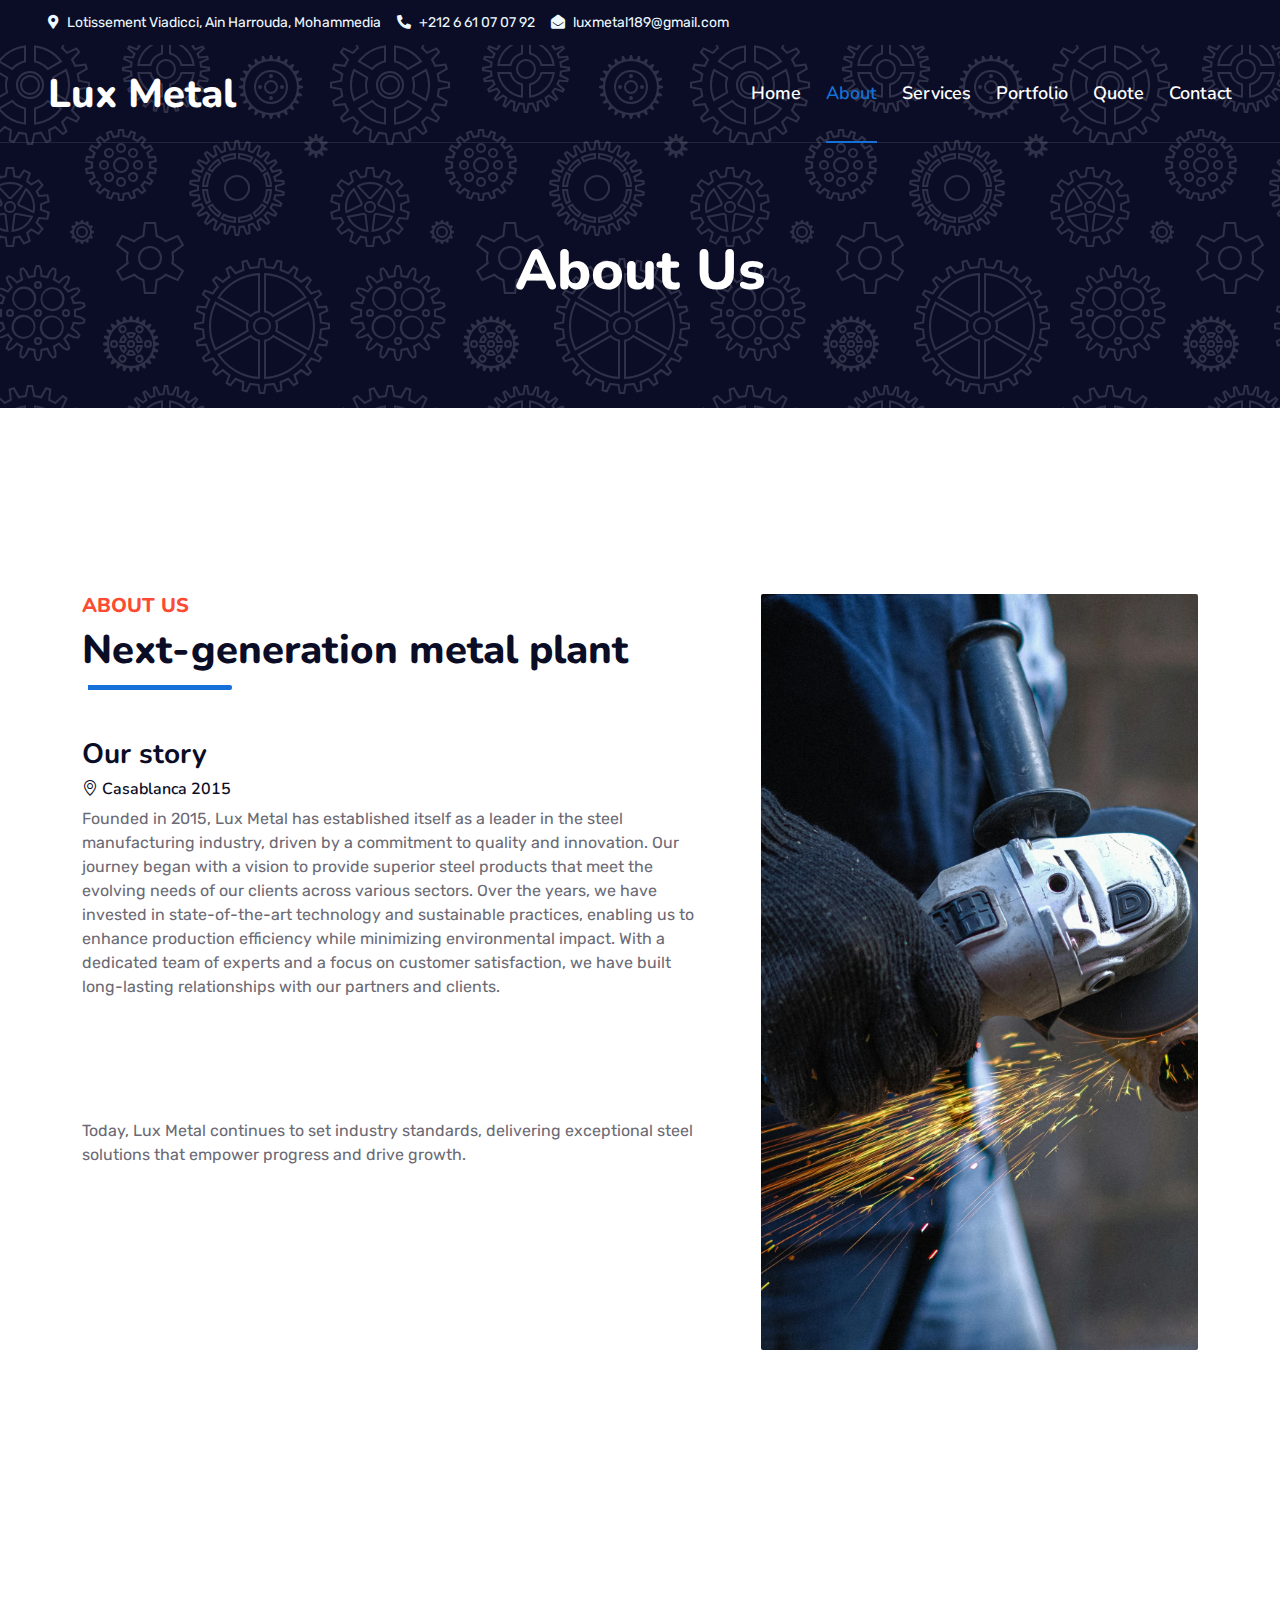
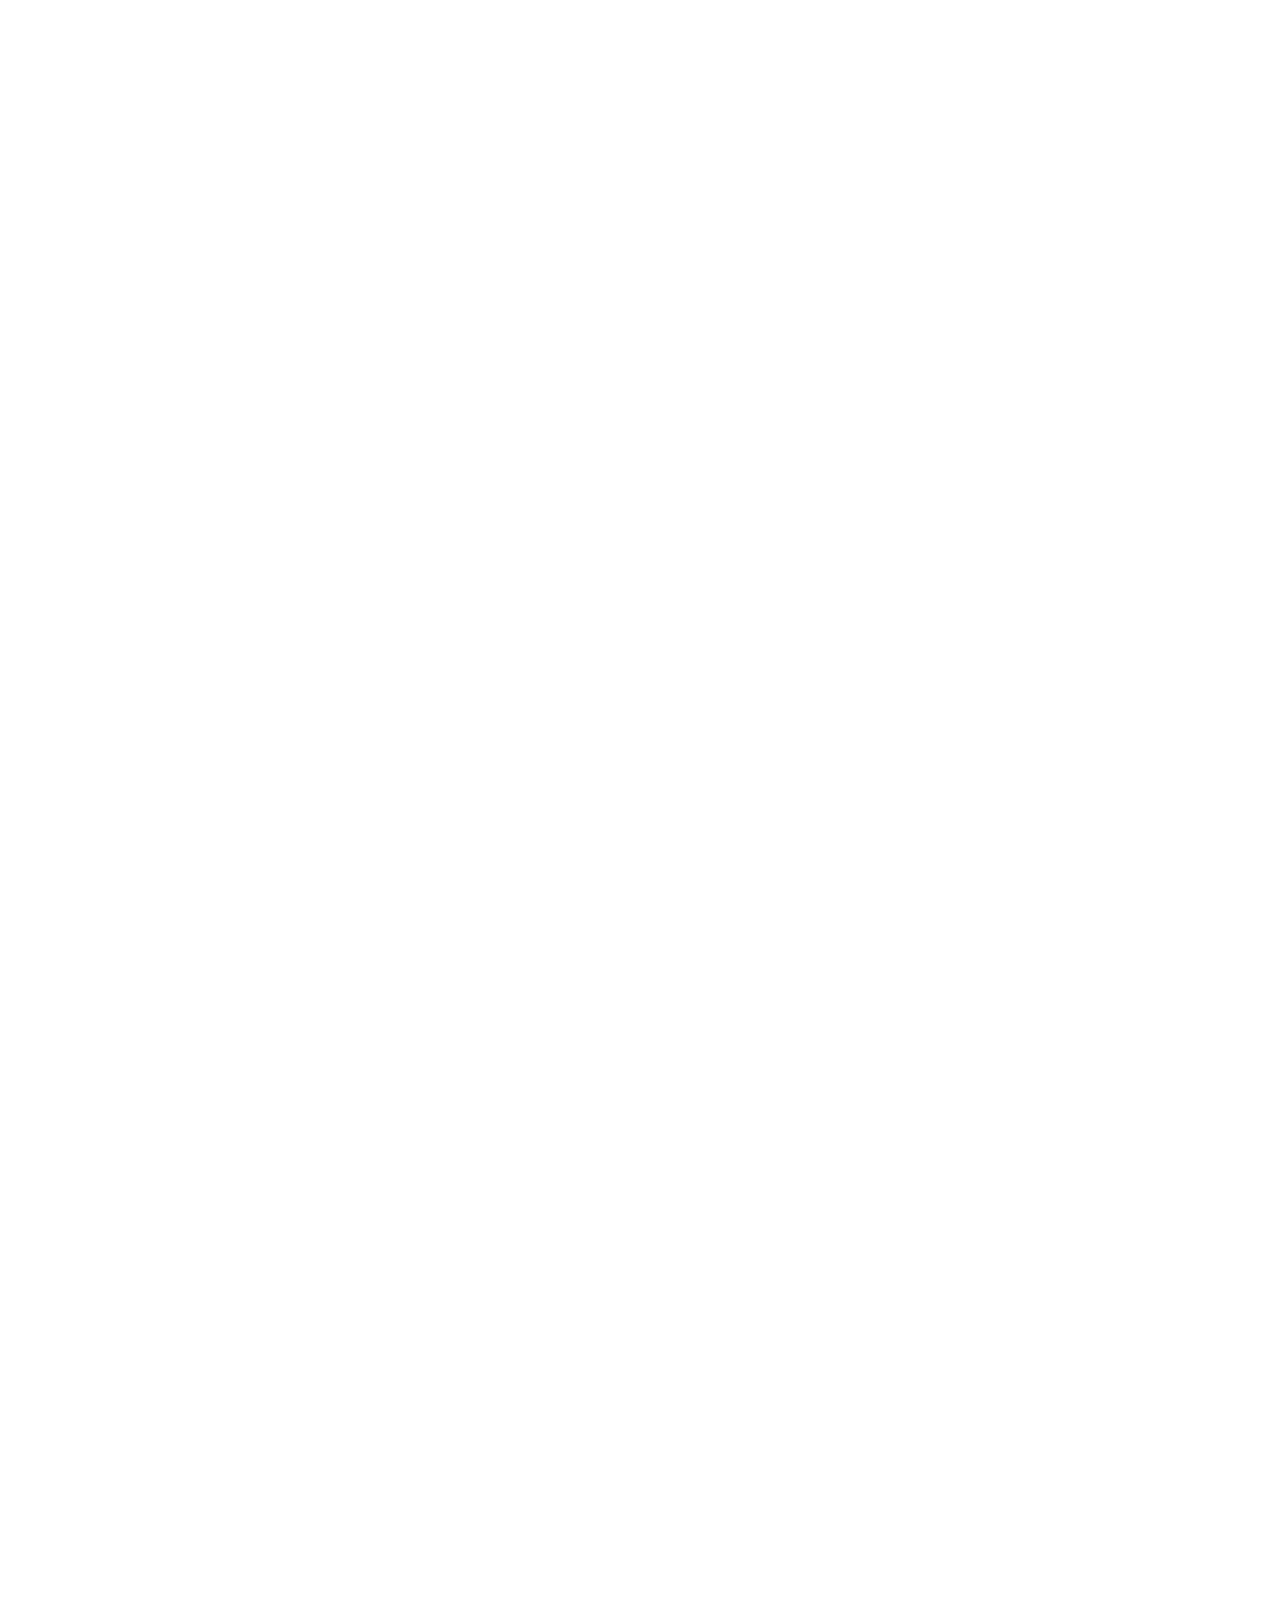
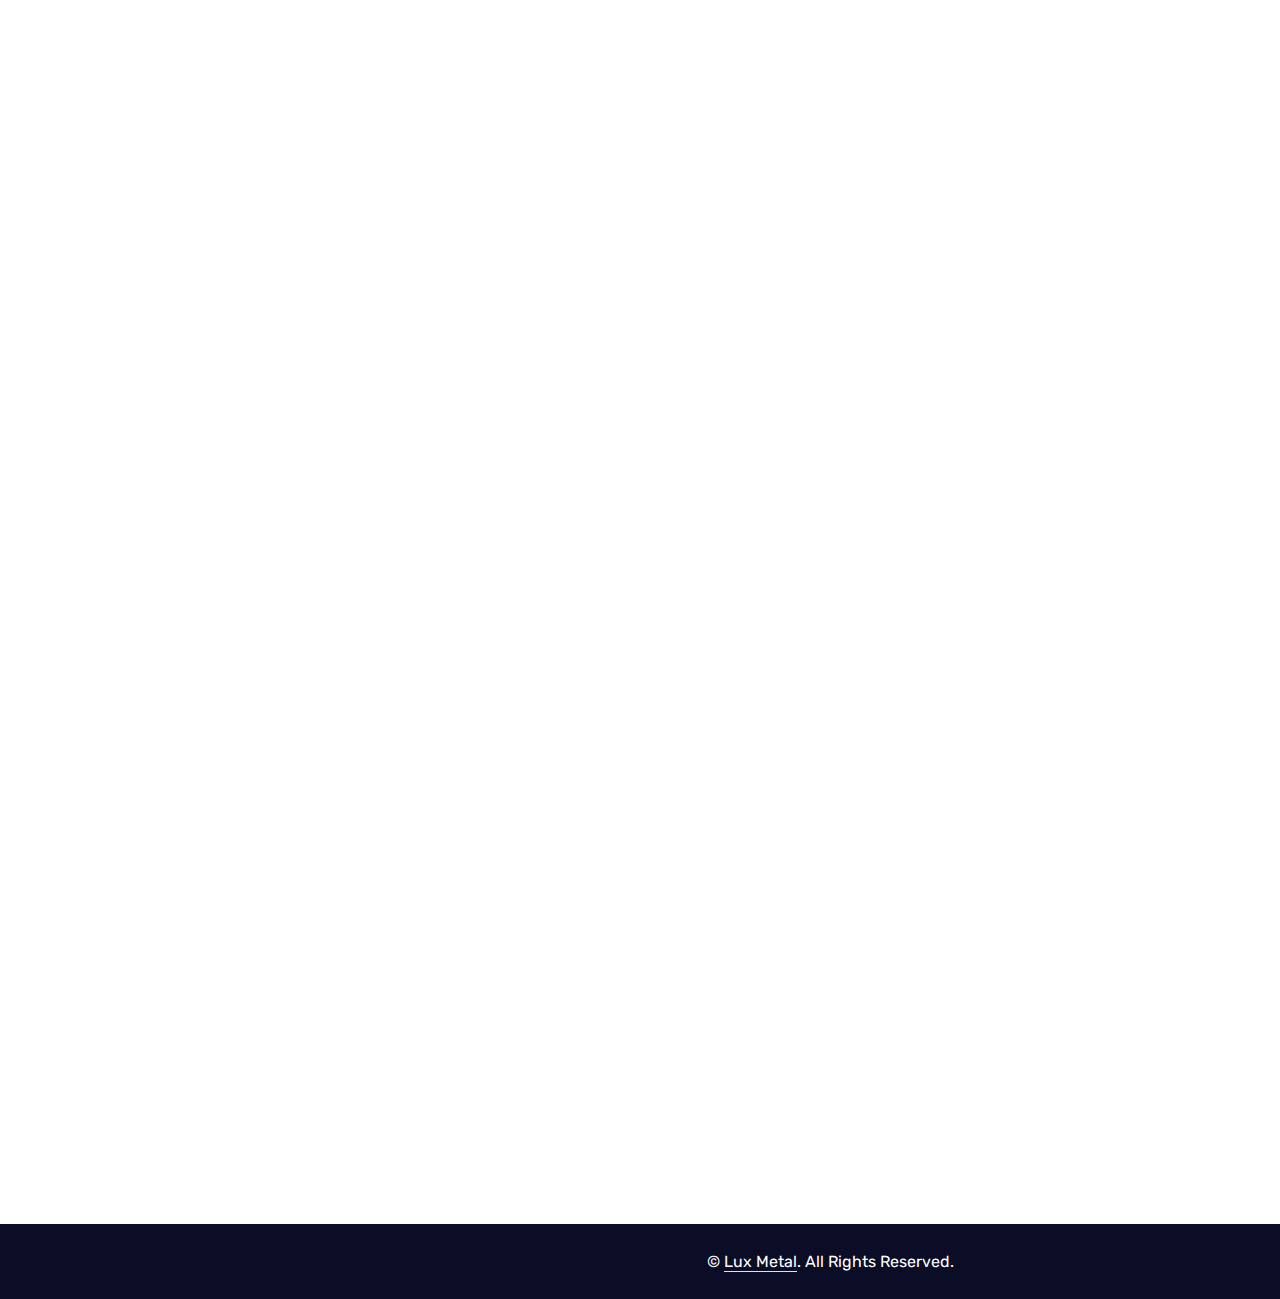
<file: about.html>
<!DOCTYPE html>
<html lang="en">

<head>
    <meta charset="utf-8">
    <title>Lux Metal </title>
    <meta content="width=device-width, initial-scale=1.0" name="viewport">
    <meta content="Premium Steel Solutions for Industrial Excellence" name="keywords">
    <meta content="Premium Steel Solutions for Industrial Excellence" name="description">

    <!-- Favicon -->
    <link href="img/logo-no-background.png" rel="icon">

    <!-- Google Web Fonts -->
    <link rel="preconnect" href="https://fonts.googleapis.com">
    <link rel="preconnect" href="https://fonts.gstatic.com" crossorigin>
    <link href="https://fonts.googleapis.com/css2?family=Nunito:wght@400;600;700;800&family=Rubik:wght@400;500;600;700&display=swap" rel="stylesheet">

    <!-- Icon Font Stylesheet -->
    <link href="https://cdnjs.cloudflare.com/ajax/libs/font-awesome/5.10.0/css/all.min.css" rel="stylesheet">
    <link href="https://cdn.jsdelivr.net/npm/bootstrap-icons@1.4.1/font/bootstrap-icons.css" rel="stylesheet">

    <!-- Libraries Stylesheet -->
    <link href="lib/owlcarousel/assets/owl.carousel.min.css" rel="stylesheet">
    <link href="lib/animate/animate.min.css" rel="stylesheet">

    <!-- Customized Bootstrap Stylesheet -->
    <link href="css/bootstrap.min.css" rel="stylesheet">

    <!-- Template Stylesheet -->
    <link href="css/style.css" rel="stylesheet">
</head>

<body>
    <!-- Spinner Start -->
    <div id="spinner" class="show bg-white position-fixed translate-middle w-100 vh-100 top-50 start-50 d-flex align-items-center justify-content-center">
        <div class="spinner"></div>
    </div>
    <!-- Spinner End -->


    <!-- Topbar Start -->
    <div class="container-fluid bg-dark px-5 d-none d-lg-block">
        <div class="row gx-0">
            <div class="col-lg-8 text-center text-lg-start mb-2 mb-lg-0">
                <div class="d-inline-flex align-items-center" style="height: 45px;">
                    <small class="me-3 text-light"><i class="fa fa-map-marker-alt me-2"></i>Lotissement Viadicci, Ain Harrouda, Mohammedia</small>
                    <small class="me-3 text-light"><i class="fa fa-phone-alt me-2"></i>+212 6 61 07 07 92</small>
                    <small class="text-light"><i class="fa fa-envelope-open me-2"></i>luxmetal189@gmail.com</small>
                </div>
            </div>
        </div>
    </div>
    <!-- Topbar End -->


    <!-- Navbar Start -->
    <div class="container-fluid position-relative p-0">
        <nav class="navbar navbar-expand-lg navbar-dark px-5 py-3 py-lg-0">
            <a href="index.html" class="navbar-brand p-0">
                <h1 class="m-0">Lux Metal</h1>
            </a>
            <button class="navbar-toggler" type="button" data-bs-toggle="collapse" data-bs-target="#navbarCollapse">
                <span class="fa fa-bars"></span>
            </button>
            <div class="collapse navbar-collapse" id="navbarCollapse">
                <div class="navbar-nav ms-auto py-0">
                    <a href="index.html" class="nav-item nav-link">Home</a>
                    <a href="about.html" class="nav-item nav-link active">About</a>
                    <a href="service.html" class="nav-item nav-link">Services</a>
                    <a href="portfolio.html" class="nav-item nav-link">Portfolio</a>
                    <a href="quote.html" class="nav-item nav-link">Quote</a>
                    <a href="contact.html" class="nav-item nav-link">Contact</a>
                </div>
                 
            </div>
        </nav>

        <div class="container-fluid py-5 bg-2" style="margin-bottom: 90px;">
            <div class="row py-5">
                <div class="col-12 pt-lg-5 mt-lg-5 text-center">
                    <h1 class="display-4 text-white animated zoomIn">About Us</h1>
                   
                </div>
            </div>
        </div>
    </div>
    <!-- Navbar End -->


    <!-- Full Screen Search Start -->
    <div class="modal fade" id="searchModal" tabindex="-1">
        <div class="modal-dialog modal-fullscreen">
            <div class="modal-content" style="background: rgba(9, 30, 62, .7);">
                <div class="modal-header border-0">
                    <button type="button" class="btn bg-white btn-close" data-bs-dismiss="modal" aria-label="Close"></button>
                </div>
                <div class="modal-body d-flex align-items-center justify-content-center">
                    <div class="input-group" style="max-width: 600px;">
                        <input type="text" class="form-control bg-transparent border-primary p-3" placeholder="Type search keyword">
                        <button class="btn btn-primary px-4"><i class="bi bi-search"></i></button>
                    </div>
                </div>
            </div>
        </div>
    </div>
    <!-- Full Screen Search End -->


    <!-- About Start -->
    <div class="container-fluid py-5 wow fadeInUp" data-wow-delay="0.1s">
        <div class="container py-5">
            <div class="row g-5">
                <div class="col-lg-7">
                    <div class="section-title position-relative pb-3 mb-5">
                        <h5 class="fw-bold text-primary text-uppercase">About Us</h5>
                        <h1 class="mb-0">Next-generation metal plant</h1>
                    </div>
                    <h3> Our story</h3>
                    <h6><i class="bi bi-geo-alt"></i>   Casablanca 2015</h6>
                    <p class="mb-4">Founded in 2015, Lux Metal has established itself as a leader in the steel manufacturing industry, driven by a commitment to quality and innovation. Our journey began with a vision to provide superior steel products that meet the evolving needs of our clients across various sectors. Over the years, we have invested in state-of-the-art technology and sustainable practices, enabling us to enhance production efficiency while minimizing environmental impact. With a dedicated team of experts and a focus on customer satisfaction, we have built long-lasting relationships with our partners and clients. </p>
                    <div class="row g-0 mb-3">
                        <div class="col-sm-6 wow zoomIn" data-wow-delay="0.2s">
                            <h5 class="mb-3"><i class="fa fa-check text-primary me-3"></i>Innovative Technology</h5>
                            <h5 class="mb-3"><i class="fa fa-check text-primary me-3"></i>Professional Staff</h5>
                        </div>
                        <div class="col-sm-6 wow zoomIn" data-wow-delay="0.4s">
                            <h5 class="mb-3"><i class="fa fa-check text-primary me-3"></i>Sustainability Commitment</h5>
                            <h5 class="mb-3"><i class="fa fa-check text-primary me-3"></i>Customer-Centric Approach</h5>
                        </div>
                    </div>
                    <p class="mb-4">Today, Lux Metal continues to set industry standards, delivering exceptional steel solutions that empower progress and drive growth.</p>
                    <div class="d-flex align-items-center mb-4 wow fadeIn" data-wow-delay="0.6s">
                        <div class="bg-primary d-flex align-items-center justify-content-center rounded" style="width: 60px; height: 60px;">
                            <i class="fa fa-phone-alt text-white"></i>
                        </div>
                        <div class="ps-4">
                            <h5 class="mb-2">Call to ask any question</h5>
                            <h4 class="text-primary mb-0">+212 6 61 07 07 92</h4>
                        </div>
                    </div>
                    <a href="quote.html" class="btn btn-primary py-3 px-5 mt-3 wow zoomIn" data-wow-delay="0.9s">Request A Quote</a>
                </div>
                <div class="col-lg-5" style="min-height: 500px;">
                    <div class="position-relative h-100">
                        <img class="position-absolute w-100 h-100 rounded wow zoomIn" data-wow-delay="0.9s" src="img/about.jpg" style="object-fit: cover;">
                    </div>
                </div>
            </div>
        </div>
    </div>
    <!-- About End -->

    <div class="container-fluid py-5 wow fadeInUp" data-wow-delay="0.1s">

        <div class="container">
  
          <div class="row justify-content-around gy-4">
            <div class="col-lg-5" style="min-height: 500px;">
                <div class="position-relative h-100">
                    <img class="position-absolute w-100 h-100 rounded wow zoomIn" data-wow-delay="0.9s" src="img/about1.jpg" style="object-fit: cover;">
                </div>
            </div>  
            <div class="col-lg-5 d-flex flex-column justify-content-center" data-aos="fade-up" data-aos-delay="200">
              <h3> Our story</h3>
              <p>At Lux Metal, our vision is to become a premier global leader in the steel manufacturing industry by 2030, guided by our dedication to innovation, sustainability, and quality excellence. We aim to:</p>
  
              <div class="icon-box d-flex position-relative" data-aos="fade-up" data-aos-delay="300">
                <i class="fa fa-puzzle-piece text-primary me-3" aria-hidden="true"></i>
                <div>
                  <h5 class="mb-3"><a  class="stretched-link">Champion Sustainability</a></h5>
                  <p class="mb-4">Lead the way in environmentally responsible manufacturing by adopting advanced technologies that minimize our carbon footprint and promote sustainable practices</p>
                </div>
              </div><!-- End Icon Box -->
  
              <div class="icon-box d-flex position-relative" data-aos="fade-up" data-aos-delay="400">
                <i class="fa fa-puzzle-piece text-primary me-3" aria-hidden="true"></i>
               
                <div>
                  <h5 class="mb-3"><a  class="stretched-link">Set Quality Standards</a></h5>
                  <p class="mb-4">Deliver superior steel products that consistently meet and exceed industry benchmarks, establishing Lux Metal as the trusted choice for quality and reliability</p>
                </div>
              </div><!-- End Icon Box -->
  
              <div class="icon-box d-flex position-relative" data-aos="fade-up" data-aos-delay="500">

                <i class="fa fa-puzzle-piece text-primary me-3" aria-hidden="true"></i>
                
                <div>
                  <h5 class="mb-3"><a  class="stretched-link">Expand Global Reach</a></h5>
                  <p class="mb-4">Strategically grow our presence in international markets, forging strong partnerships that enhance our influence and service capabilities around the world</p>
                </div>
              </div><!-- End Icon Box -->
  
              <div class="icon-box d-flex position-relative" data-aos="fade-up" data-aos-delay="600">
                <i class="fa fa-puzzle-piece text-primary me-3" aria-hidden="true"></i>
                <div>
                  <h5 class="mb-3"><a class="stretched-link">Empower Our Workforce</a></h5>
                  <p class="mb-4">Invest in our people through ongoing training and development, fostering a culture of safety, innovation, and excellence that empowers our employees to drive our success</p>
                </div>
              </div><!-- End Icon Box -->
  
            </div>
          </div>
  
        </div>
    </div>
   
    <br>
    <div class="container-fluid py-5 wow fadeInUp " data-wow-delay="0.1s">
        <div class="container text-center">
            <div class="row justify-content-center mt-4">
                <div class="col-lg-8">
                    <h3>Our Values</h3>
                    <br>
                    <p>
                        At the heart of our operations lies an unwavering commitment to excellence, driven by core values that define our approach to manufacturing and industry leadership. We prioritize <strong>durability</strong>, ensuring our products consistently meet the highest standards of strength and longevity, standing the test of time in every application. Through <strong>precision</strong>, we uphold rigorous accuracy in our processes, delivering materials that align perfectly with exacting specifications. Guided by <strong>efficiency</strong>, we optimize production and logistics to reduce waste and maximize output, achieving seamless workflows that benefit both our company and the environment. Our dedication to <strong>consistency</strong> guarantees uniform quality across every batch and product line, reinforcing trust and reliability in every interaction. We remain steadfast in <strong>compliance</strong> with all industry regulations and certifications. Finally, through continuous <strong>optimization</strong>, we refine every aspect of our operations, enhancing speed, accuracy, and cost-effectiveness to maintain our position as a leader in the steel and construction metals industry.
                    </p>
                </div>
            </div>
            <div class="row justify-content-center">
                <div class="col-lg-8" style="min-height: 700px;">
                    <div class="position-relative h-100">
                        <video 
                            class="img-fluid" 
                            data-wow-delay="0.9s" 
                            src="img/valuesvideos.mp4" 
                            style="max-height: 600px; object-fit: cover; margin: 0 auto;" 
                            autoplay muted loop>
                        </video>
                    </div>
                </div>  
                
            </div>
            <p>
                By adhering to these values, we uphold the highest standards of quality, precision, and efficiency, ensuring that every product we deliver reflects our commitment to excellence and drives continuous success</p>
        </div>
    </div>

    <!-- Vendor Start -->
    <div class="container-fluid py-5 wow fadeInUp" data-wow-delay="0.1s">
        <div class="container py-5 mb-5">
            <div class="section-title position-relative pb-3 mb-5">
                
                <h1 class="mb-0">They trust us</h1>
            </div>
            <div class="bg-white">
                <div class="owl-carousel vendor-carousel" >
                    
                        
                        <img src="img/espacemetal.jpg" alt="">
                        <img src="img/extrabenne.jpg" alt="">
                        <img src="img/MetierMetal.png" alt="">
                        <img src="img/ocidmetal.png" alt="">
                    
                </div>
            </div>
        </div>
    </div>
    <!-- Vendor End -->
    

    <!-- Footer Start -->
    <div class="container-fluid bg-dark text-light mt-5 wow fadeInUp" data-wow-delay="0.1s">
        <div class="container">
            <div class="row gx-5">
                <div class="col-lg-4 col-md-6 footer-about">
                    <div class="d-flex flex-column align-items-center justify-content-center text-center h-100 bg-primary p-4">
                        <a href="index.html" class="navbar-brand">
                            <h1 class="m-0 text-white">Lux Metal</h1>
                        </a>
                        <p class="mt-3 mb-4">At Lux Metal, we specialize in steel manufacturing and metalworking, providing precise and durable solutions for various industries. Our advanced facilities and skilled team ensure high-quality products that meet the needs of our clients. From custom orders to large-scale production, we deliver reliable results with efficiency and accuracy. Trust us for your steel manufacturing and metalworking requirements.</p>
                    </div>
                </div>
                <div class="col-lg-8 col-md-6">
                    <div class="row gx-5">
                        <div class="col-lg-4 col-md-12 pt-5 mb-5">
                            <div class="section-title section-title-sm position-relative pb-3 mb-4">
                                <h3 class="text-light mb-0">Get In Touch</h3>
                            </div>
                            <div class="d-flex mb-2">
                                <i class="bi bi-geo-alt text-primary me-2"></i>
                                <p class="mb-0">Lotissement Viadicci, Ain Harrouda, Mohammedia, Morocco</p>
                            </div>
                            <div class="d-flex mb-2">
                                <i class="bi bi-envelope-open text-primary me-2"></i>
                                <p class="mb-0">luxmetal189@gmail.com</p>
                            </div>
                            <div class="d-flex mb-2">
                                <i class="bi bi-telephone text-primary me-2"></i>
                                <p class="mb-0">+212 6 61 07 07 92</p>
                            </div>
                            
                        </div>
                        <div class="col-lg-4 col-md-12 pt-0 pt-lg-5 mb-5">
                            <div class="section-title section-title-sm position-relative pb-3 mb-4">
                                <h3 class="text-light mb-0">Quick Links</h3>
                            </div>
                            <div class="link-animated d-flex flex-column justify-content-start">
                                <a class="text-light mb-2" href="index.html"><i class="bi bi-arrow-right text-primary me-2"></i>Home</a>
                                <a class="text-light mb-2" href="about.html"><i class="bi bi-arrow-right text-primary me-2"></i>About Us</a>
                                <a class="text-light mb-2" href="service.html"><i class="bi bi-arrow-right text-primary me-2"></i>Our Services</a>
                                <a class="text-light mb-2" href="portfolio.html"><i class="bi bi-arrow-right text-primary me-2"></i>Our Collection</a>
                                <a class="text-light" href="contact.html"><i class="bi bi-arrow-right text-primary me-2"></i>Contact Us</a>
                            </div>
                        </div>
                        
                    </div>
                </div>
            </div>
        </div>
    </div>
    <div class="container-fluid text-white" style="background: #0b0d26;">
        <div class="container text-center">
            <div class="row justify-content-end">
                <div class="col-lg-8 col-md-6">
                    <div class="d-flex align-items-center justify-content-center" style="height: 75px;">
                        <p class="mb-0">&copy; <a class="text-white border-bottom" href="index.html">Lux Metal</a>. All Rights Reserved. 
												
                    </div>
                </div>
            </div>
        </div>
    </div>
    <!-- Footer End -->


    <!-- Back to Top -->
    <a href="#" class="btn btn-lg btn-primary btn-lg-square rounded back-to-top"><i class="bi bi-arrow-up"></i></a>


    <!-- JavaScript Libraries -->
    <script src="https://code.jquery.com/jquery-3.4.1.min.js"></script>
    <script src="https://cdn.jsdelivr.net/npm/bootstrap@5.0.0/dist/js/bootstrap.bundle.min.js"></script>
    <script src="lib/wow/wow.min.js"></script>
    <script src="lib/easing/easing.min.js"></script>
    <script src="lib/waypoints/waypoints.min.js"></script>
    <script src="lib/counterup/counterup.min.js"></script>
    <script src="lib/owlcarousel/owl.carousel.min.js"></script>

    <!-- Template Javascript -->
    <script src="js/main.js"></script>
</body>

</html>
</file>
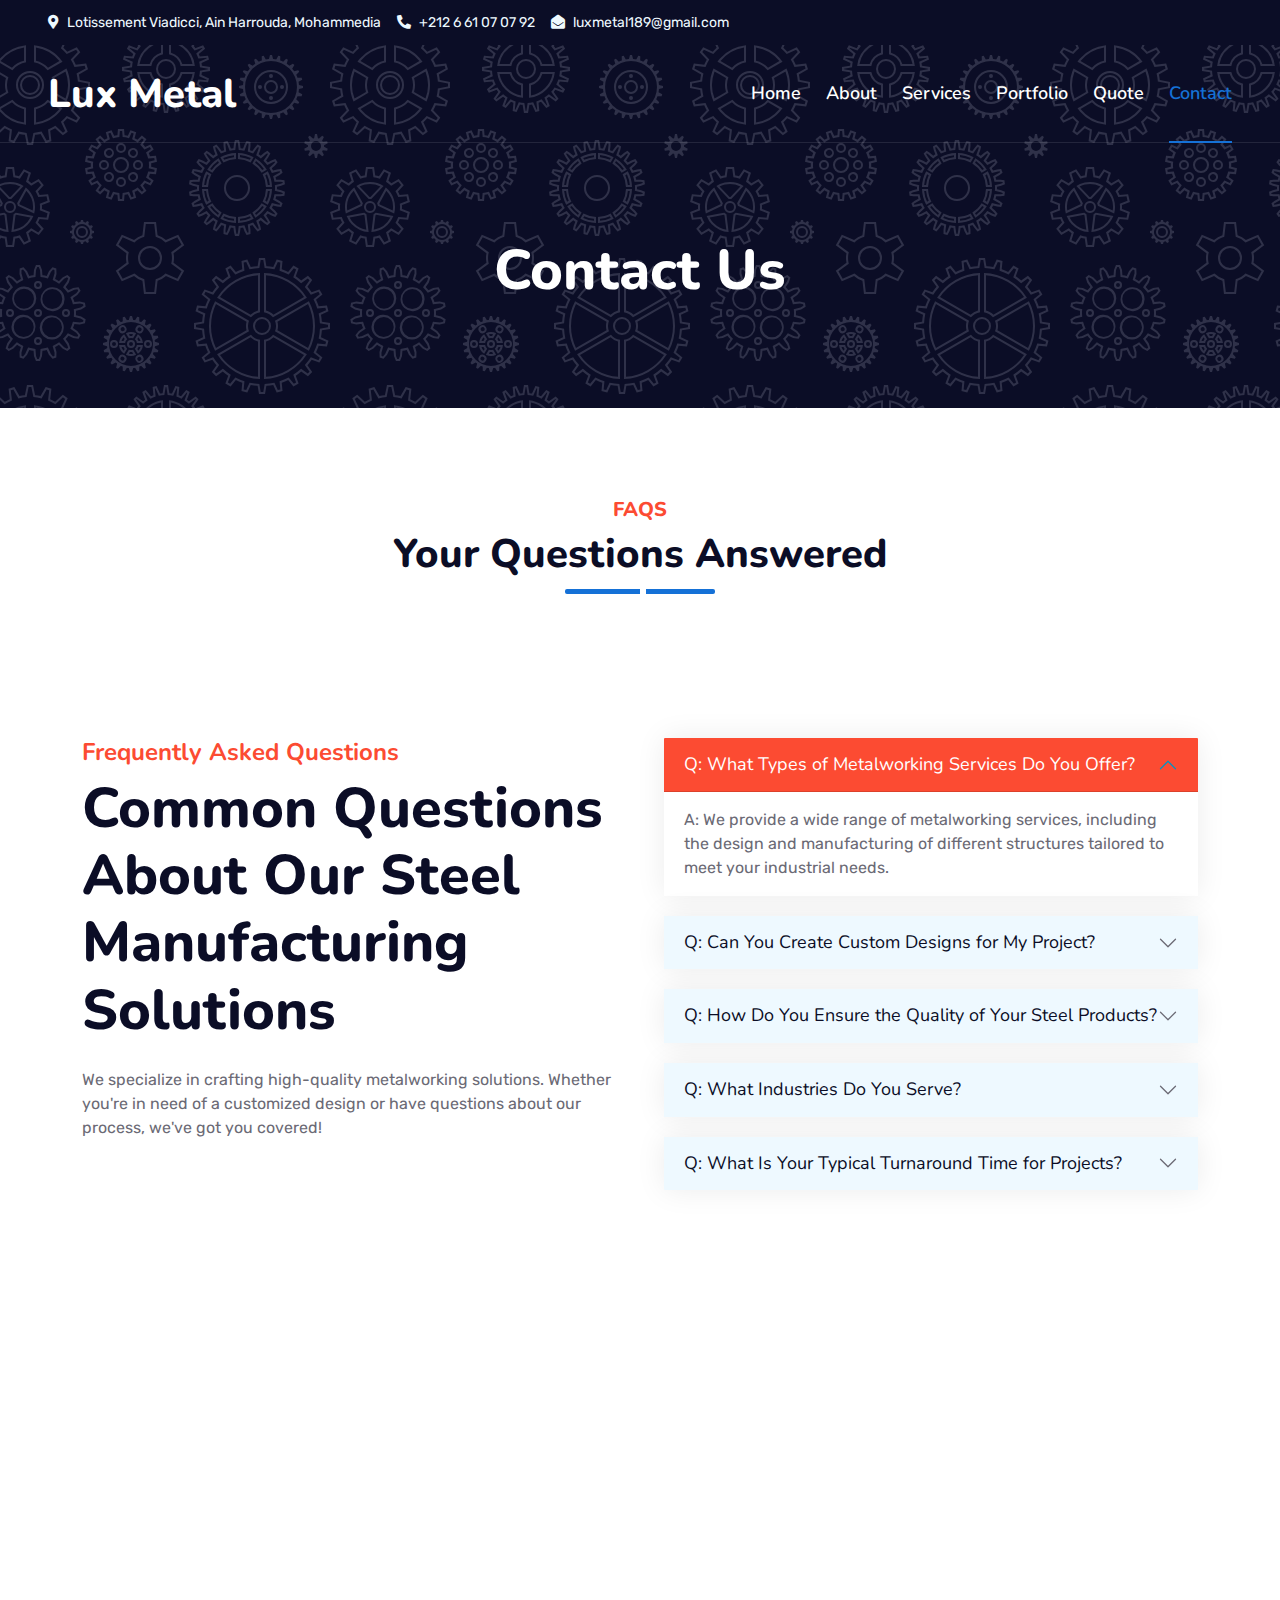
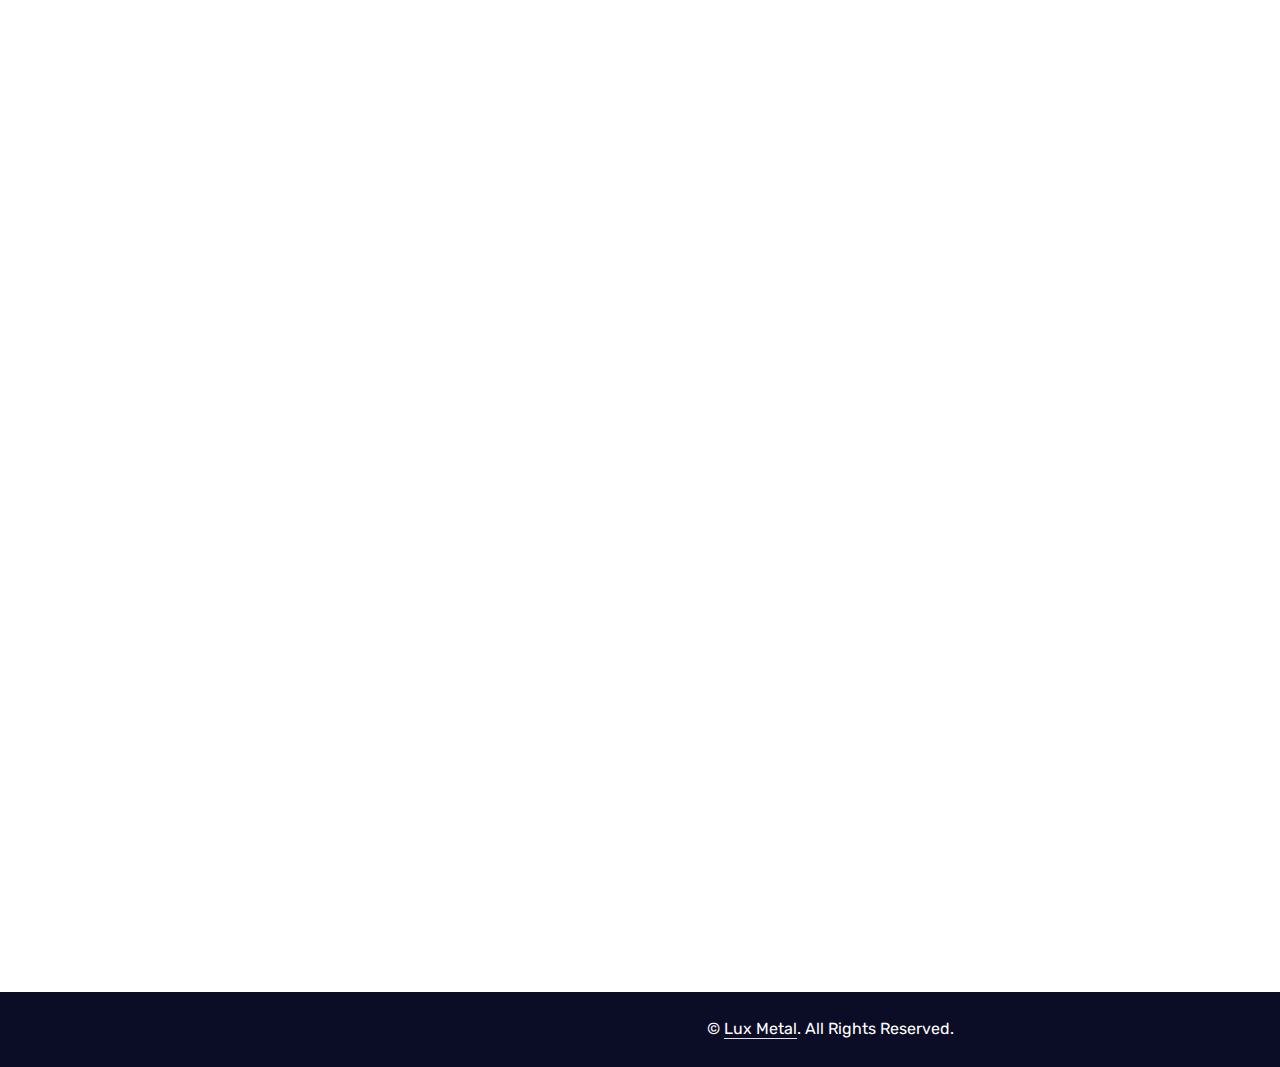
<file: contact.html>
<!DOCTYPE html>
<html lang="en">

<head>
    <meta charset="utf-8">
    <title>Lux Metal - Lux Metal Website Template</title>
    <meta content="width=device-width, initial-scale=1.0" name="viewport">
    <meta content="Premium Steel Solutions for Industrial Excellence" name="keywords">
    <meta content="Premium Steel Solutions for Industrial Excellence" name="description">

    <!-- Favicon -->
    <link href="img/logo-no-background.png" rel="icon">

    <!-- Google Web Fonts -->
    <link rel="preconnect" href="https://fonts.googleapis.com">
    <link rel="preconnect" href="https://fonts.gstatic.com" crossorigin>
    <link href="https://fonts.googleapis.com/css2?family=Nunito:wght@400;600;700;800&family=Rubik:wght@400;500;600;700&display=swap" rel="stylesheet">

    <!-- Icon Font Stylesheet -->
    <link href="https://cdnjs.cloudflare.com/ajax/libs/font-awesome/5.10.0/css/all.min.css" rel="stylesheet">
    <link href="https://cdn.jsdelivr.net/npm/bootstrap-icons@1.4.1/font/bootstrap-icons.css" rel="stylesheet">

    <!-- Libraries Stylesheet -->
    <link href="lib/owlcarousel/assets/owl.carousel.min.css" rel="stylesheet">
    <link href="lib/animate/animate.min.css" rel="stylesheet">

    <!-- Customized Bootstrap Stylesheet -->
    <link href="css/bootstrap.min.css" rel="stylesheet">

    <!-- Template Stylesheet -->
    <link href="css/style.css" rel="stylesheet">
</head>

<body>
    <!-- Spinner Start -->
    <div id="spinner" class="show bg-white position-fixed translate-middle w-100 vh-100 top-50 start-50 d-flex align-items-center justify-content-center">
        <div class="spinner"></div>
    </div>
    <!-- Spinner End -->


    <!-- Topbar Start -->
    <div class="container-fluid bg-dark px-5 d-none d-lg-block">
        <div class="row gx-0">
            <div class="col-lg-8 text-center text-lg-start mb-2 mb-lg-0">
                <div class="d-inline-flex align-items-center" style="height: 45px;">
                    <small class="me-3 text-light"><i class="fa fa-map-marker-alt me-2"></i>Lotissement Viadicci, Ain Harrouda, Mohammedia</small>
                    <small class="me-3 text-light"><i class="fa fa-phone-alt me-2"></i>+212 6 61 07 07 92</small>
                    <small class="text-light"><i class="fa fa-envelope-open me-2"></i>luxmetal189@gmail.com</small>
                </div>
            </div>
            
        </div>
    </div>
    <!-- Topbar End -->


    <!-- Navbar Start -->
    <div class="container-fluid position-relative p-0">
        <nav class="navbar navbar-expand-lg navbar-dark px-5 py-3 py-lg-0">
            <a href="index.html" class="navbar-brand p-0">
                <h1 class="m-0">Lux Metal</h1>
            </a>
            <button class="navbar-toggler" type="button" data-bs-toggle="collapse" data-bs-target="#navbarCollapse">
                <span class="fa fa-bars"></span>
            </button>
            <div class="collapse navbar-collapse" id="navbarCollapse">
                <div class="navbar-nav ms-auto py-0">
                    <a href="index.html" class="nav-item nav-link">Home</a>
                    <a href="about.html" class="nav-item nav-link">About</a>
                    <a href="service.html" class="nav-item nav-link">Services</a>
                    <a href="portfolio.html" class="nav-item nav-link">Portfolio</a>
                    <a href="quote.html" class="nav-item nav-link">Quote</a>
                    <a href="contact.html" class="nav-item nav-link active">Contact</a>
                </div>
                 
            </div>
        </nav>

        <div class="container-fluid py-5 bg-2" style="margin-bottom: 90px;">
            <div class="row py-5">
                <div class="col-12 pt-lg-5 mt-lg-5 text-center">
                    <h1 class="display-4 text-white animated zoomIn">Contact Us</h1>
                    
                </div>
            </div>
        </div>
    </div>
    <!-- Navbar End -->


    <!-- Full Screen Search Start -->
    <div class="modal fade" id="searchModal" tabindex="-1">
        <div class="modal-dialog modal-fullscreen">
            <div class="modal-content" style="background: rgba(9, 30, 62, .7);">
                <div class="modal-header border-0">
                    <button type="button" class="btn bg-white btn-close" data-bs-dismiss="modal" aria-label="Close"></button>
                </div>
                <div class="modal-body d-flex align-items-center justify-content-center">
                    <div class="input-group" style="max-width: 600px;">
                        <input type="text" class="form-control bg-transparent border-primary p-3" placeholder="Type search keyword">
                        <button class="btn btn-primary px-4"><i class="bi bi-search"></i></button>
                    </div>
                </div>
            </div>
        </div>
    </div>
    <!-- Full Screen Search End -->
    <div class="section-title text-center position-relative pb-3 mb-5 mx-auto" style="max-width: 600px;">
        <h5 class="fw-bold text-primary text-uppercase">FAQs</h5>
        
        <h1 class="mb-0">Your Questions Answered</h1>

    </div>
<!-- FAQ Start -->
<div class="container-fluid faq-section  py-5">
    <div class="container py-5">
        <div class="row g-5">
            <div class="col-lg-6 wow fadeInLeft" data-wow-delay="0.2s">
                <h4 class="text-primary">Frequently Asked Questions</h4>
                <h1 class="display-4 mb-4">Common Questions About Our Steel Manufacturing Solutions</h1>
                <p class="mb-4">We specialize in crafting high-quality metalworking solutions. Whether you're in need of a customized design or have questions about our process, we've got you covered!</p>

            </div>
            <div class="col-xl-6 wow fadeInRight" data-wow-delay="0.4s">
                <div class="h-100">
                    <div class="accordion" id="accordionExample">
                        <div class="accordion-item">
                            <h2 class="accordion-header" id="headingOne">
                                <button class="accordion-button" type="button" data-bs-toggle="collapse" data-bs-target="#collapseOne" aria-expanded="true" aria-controls="collapseOne">
                                    Q: What Types of Metalworking Services Do You Offer?
                                </button>
                            </h2>
                            <div id="collapseOne" class="accordion-collapse collapse show active" aria-labelledby="headingOne" data-bs-parent="#accordionExample">
                                <div class="accordion-body">
                                    A: We provide a wide range of metalworking services, including the design and manufacturing of different structures tailored to meet your industrial needs.
                                </div>
                            </div>
                        </div>
                        <div class="accordion-item">
                            <h2 class="accordion-header" id="headingTwo">
                                <button class="accordion-button collapsed" type="button" data-bs-toggle="collapse" data-bs-target="#collapseTwo" aria-expanded="false" aria-controls="collapseTwo">
                                    Q: Can You Create Custom Designs for My Project?
                                </button>
                            </h2>
                            <div id="collapseTwo" class="accordion-collapse collapse" aria-labelledby="headingTwo" data-bs-parent="#accordionExample">
                                <div class="accordion-body">
                                    A: Absolutely! Our team specializes in customized solutions. Share your project requirements, and we'll create a design tailored to your specific needs.
                                </div>
                            </div>
                        </div>
                        <div class="accordion-item">
                            <h2 class="accordion-header" id="headingThree">
                                <button class="accordion-button collapsed" type="button" data-bs-toggle="collapse" data-bs-target="#collapseThree" aria-expanded="false" aria-controls="collapseThree">
                                    Q: How Do You Ensure the Quality of Your Steel Products?
                                </button>
                            </h2>
                            <div id="collapseThree" class="accordion-collapse collapse" aria-labelledby="headingThree" data-bs-parent="#accordionExample">
                                <div class="accordion-body">
                                    A: Quality is our priority. We use premium-grade steel and follow rigorous quality control measures throughout the manufacturing process to ensure durability and reliability.
                                </div>
                            </div>
                        </div>
                        <div class="accordion-item">
                            <h2 class="accordion-header" id="headingFour">
                                <button class="accordion-button collapsed" type="button" data-bs-toggle="collapse" data-bs-target="#collapseFour" aria-expanded="false" aria-controls="collapseFour">
                                    Q: What Industries Do You Serve?
                                </button>
                            </h2>
                            <div id="collapseFour" class="accordion-collapse collapse" aria-labelledby="headingFour" data-bs-parent="#accordionExample">
                                <div class="accordion-body">
                                    A: We serve a wide range of industries, including manufacturing, construction, agriculture, and more, providing specialized steel solutions for diverse applications.
                                </div>
                            </div>
                        </div>
                        <div class="accordion-item">
                            <h2 class="accordion-header" id="headingFive">
                                <button class="accordion-button collapsed" type="button" data-bs-toggle="collapse" data-bs-target="#collapseFive" aria-expanded="false" aria-controls="collapseFive">
                                    Q: What Is Your Typical Turnaround Time for Projects?
                                </button>
                            </h2>
                            <div id="collapseFive" class="accordion-collapse collapse" aria-labelledby="headingFive" data-bs-parent="#accordionExample">
                                <div class="accordion-body">
                                    A: Turnaround time depends on the project scope. For most standard designs, we complete the process within a few weeks. For larger, custom projects, timelines are shared after consultation.
                                </div>
                            </div>
                        </div>
                    </div>
                </div>
            </div>
        </div>
    </div>
</div>
<!-- FAQ End -->


    <!-- Contact Start -->
    <div class="container-fluid py-5 wow fadeInUp" data-wow-delay="0.1s">
        <div class="container py-5">
            <div class="section-title text-center position-relative pb-3 mb-5 mx-auto" style="max-width: 600px;">
                <h5 class="fw-bold text-primary text-uppercase">Contact Us</h5>
                <h1 class="mb-0">If You Have Any Query, Feel Free To Contact Us</h1>
            </div>
            <div class="row g-5 mb-5">
                <div class="col-lg-4">
                    <div class="d-flex align-items-center wow fadeIn" data-wow-delay="0.1s">
                        <div class="bg-primary d-flex align-items-center justify-content-center rounded" style="width: 60px; height: 60px;">
                            <i class="fa fa-phone-alt text-white"></i>
                        </div>
                        <div class="ps-4">
                            <h5 class="mb-2">Call to ask any question</h5>
                            <h4 class="text-primary mb-0">+212 6 61 07 07 92</h4>
                        </div>
                    </div>
                </div>
                <div class="col-lg-4">
                    <div class="d-flex align-items-center wow fadeIn" data-wow-delay="0.4s">
                        <div class="bg-primary d-flex align-items-center justify-content-center rounded" style="width: 60px; height: 60px;">
                            <i class="fa fa-envelope-open text-white"></i>
                        </div>
                        <div class="ps-4">
                            <h5 class="mb-2">Email to get free quote</h5>
                            <h4 class="text-primary mb-0">luxmetal189@gmail.com</h4>
                        </div>
                    </div>
                </div>
                <div class="col-lg-4">
                    <div class="d-flex align-items-center wow fadeIn" data-wow-delay="0.8s">
                        <div class="bg-primary d-flex align-items-center justify-content-center rounded" style="width: 60px; height: 60px;">
                            <i class="fa fa-map-marker-alt text-white"></i>
                        </div>
                        <div class="ps-4">
                            <h5 class="mb-2">Visit our office</h5>
                            <h4 class="text-primary mb-0">Lotissement Viadicci, Ain Harrouda, Mohammedia</h4>
                        </div>
                    </div>
                </div>
            </div>
            <div class="row g-5">
                <div class="col-lg-6 wow slideInUp" data-wow-delay="0.3s">
<form action="https://api.staticforms.xyz/submit" method="post">

    <input type="hidden" name="accessKey" value="ef399a1c-074a-4802-b730-714c4e90f340">

    <div class="row g-3">
        <div class="col-md-6">
            <input type="text" name="name" required class="form-control border-0 bg-light px-4" placeholder="Your Name" style="height: 55px;">
        </div>
        <div class="col-md-6">
            <input type="email" name="email" required class="form-control border-0 bg-light px-4" placeholder="Your Email" style="height: 55px;">
        </div>
        <div class="col-12">
            <input type="text" name="subject" required class="form-control border-0 bg-light px-4" placeholder="Subject" style="height: 55px;">
        </div>
        <div class="col-12">
            <textarea name="message" class="form-control border-0 bg-light px-4 py-3" rows="4" placeholder="Message"></textarea>
        </div>
        <div class="col-12">
            <button class="btn btn-primary w-100 py-3" type="submit">Send Message</button>
        </div>
    </div>

    <input type="hidden" name="redirectTo" value="https://luxmetal.ma/">
</form>
                </div>
                <div class="col-lg-6 wow slideInUp" data-wow-delay="0.6s">

                        <iframe class="position-relative rounded w-100 h-100" src="https://www.google.com/maps/embed?pb=!1m14!1m12!1m3!1d415.21281835590247!2d-7.448636497682626!3d33.63895379237144!2m3!1f0!2f0!3f0!3m2!1i1024!2i768!4f13.1!5e0!3m2!1sfr!2sma!4v1736081179741!5m2!1sfr!2sma" frameborder="0" style="min-height: 350px; border:0;" allowfullscreen="" aria-hidden="false"
                        tabindex="0"></iframe>                
                    </div>
            </div>
        </div>
    </div>
    <!-- Contact End -->

    <!-- Footer Start -->
    <div class="container-fluid bg-dark text-light mt-5 wow fadeInUp" data-wow-delay="0.1s">
        <div class="container">
            <div class="row gx-5">
                <div class="col-lg-4 col-md-6 footer-about">
                    <div class="d-flex flex-column align-items-center justify-content-center text-center h-100 bg-primary p-4">
                        <a href="index.html" class="navbar-brand">
                            <h1 class="m-0 text-white">Lux Metal</h1>
                        </a>
                        <p class="mt-3 mb-4">At Lux Metal, we specialize in steel manufacturing and metalworking, providing precise and durable solutions for various industries. Our advanced facilities and skilled team ensure high-quality products that meet the needs of our clients. From custom orders to large-scale production, we deliver reliable results with efficiency and accuracy. Trust us for your steel manufacturing and metalworking requirements.</p>
                    </div>
                </div>
                <div class="col-lg-8 col-md-6">
                    <div class="row gx-5">
                        <div class="col-lg-4 col-md-12 pt-5 mb-5">
                            <div class="section-title section-title-sm position-relative pb-3 mb-4">
                                <h3 class="text-light mb-0">Get In Touch</h3>
                            </div>
                            <div class="d-flex mb-2">
                                <i class="bi bi-geo-alt text-primary me-2"></i>
                                <p class="mb-0">Lotissement Viadicci, Ain Harrouda, Mohammedia, Morocco</p>
                            </div>
                            <div class="d-flex mb-2">
                                <i class="bi bi-envelope-open text-primary me-2"></i>
                                <p class="mb-0">luxmetal189@gmail.com</p>
                            </div>
                            <div class="d-flex mb-2">
                                <i class="bi bi-telephone text-primary me-2"></i>
                                <p class="mb-0">+212 6 61 07 07 92</p>
                            </div>
                            
                        </div>
                        <div class="col-lg-4 col-md-12 pt-0 pt-lg-5 mb-5">
                            <div class="section-title section-title-sm position-relative pb-3 mb-4">
                                <h3 class="text-light mb-0">Quick Links</h3>
                            </div>
                            <div class="link-animated d-flex flex-column justify-content-start">
                                <a class="text-light mb-2" href="index.html"><i class="bi bi-arrow-right text-primary me-2"></i>Home</a>
                                <a class="text-light mb-2" href="about.html"><i class="bi bi-arrow-right text-primary me-2"></i>About Us</a>
                                <a class="text-light mb-2" href="service.html"><i class="bi bi-arrow-right text-primary me-2"></i>Our Services</a>
                                <a class="text-light mb-2" href="portfolio.html"><i class="bi bi-arrow-right text-primary me-2"></i>Our Collection</a>
                                <a class="text-light" href="contact.html"><i class="bi bi-arrow-right text-primary me-2"></i>Contact Us</a>
                            </div>
                        </div>
                        
                    </div>
                </div>
            </div>
        </div>
    </div>
    <div class="container-fluid text-white" style="background: #0b0d26;">
        <div class="container text-center">
            <div class="row justify-content-end">
                <div class="col-lg-8 col-md-6">
                    <div class="d-flex align-items-center justify-content-center" style="height: 75px;">
                        <p class="mb-0">&copy; <a class="text-white border-bottom" href="index.html">Lux Metal</a>. All Rights Reserved. 
												
                    </div>
                </div>
            </div>
        </div>
    </div>
    <!-- Footer End -->


    <!-- Back to Top -->
    <a href="#" class="btn btn-lg btn-primary btn-lg-square rounded back-to-top"><i class="bi bi-arrow-up"></i></a>


    <!-- JavaScript Libraries -->
    <script src="https://code.jquery.com/jquery-3.4.1.min.js"></script>
    <script src="https://cdn.jsdelivr.net/npm/bootstrap@5.0.0/dist/js/bootstrap.bundle.min.js"></script>
    <script src="lib/wow/wow.min.js"></script>
    <script src="lib/easing/easing.min.js"></script>
    <script src="lib/waypoints/waypoints.min.js"></script>
    <script src="lib/counterup/counterup.min.js"></script>
    <script src="lib/owlcarousel/owl.carousel.min.js"></script>

    <!-- Template Javascript -->
    <script src="js/main.js"></script>
</body>

</html>
</file>
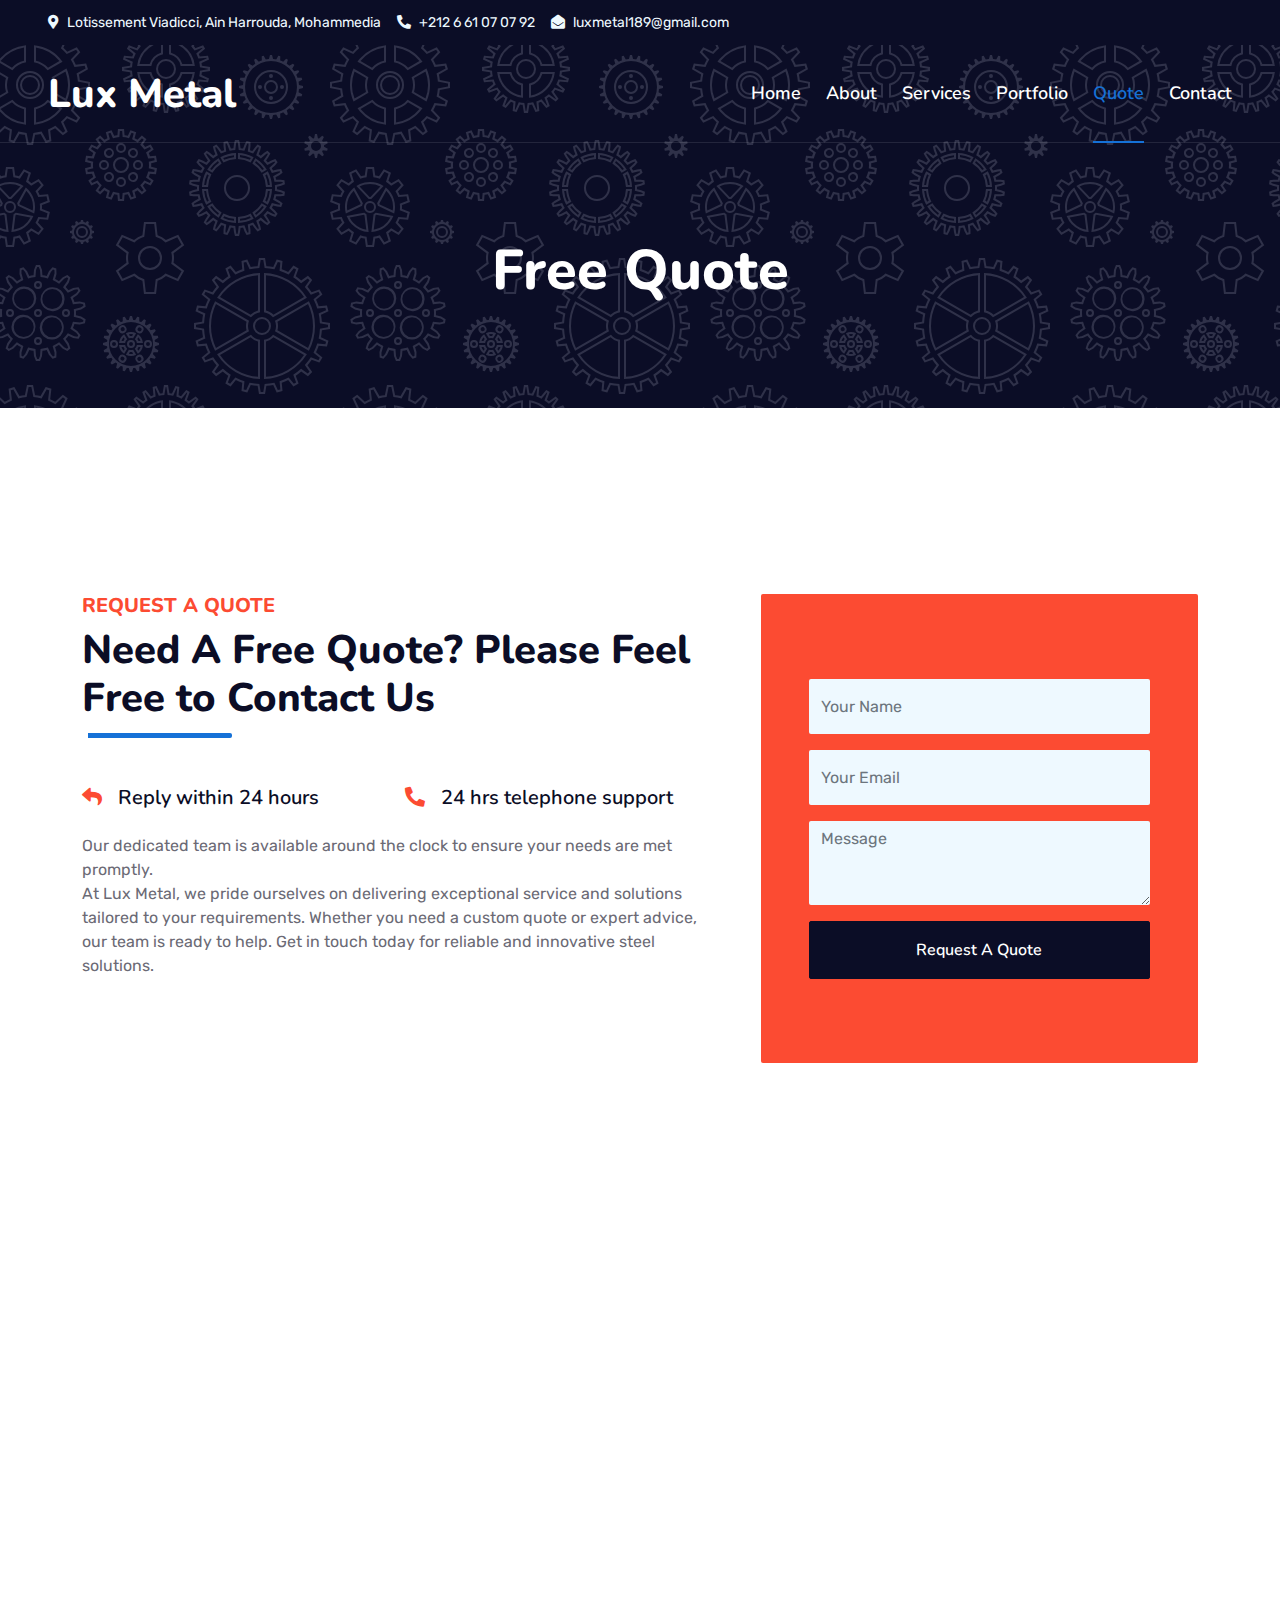
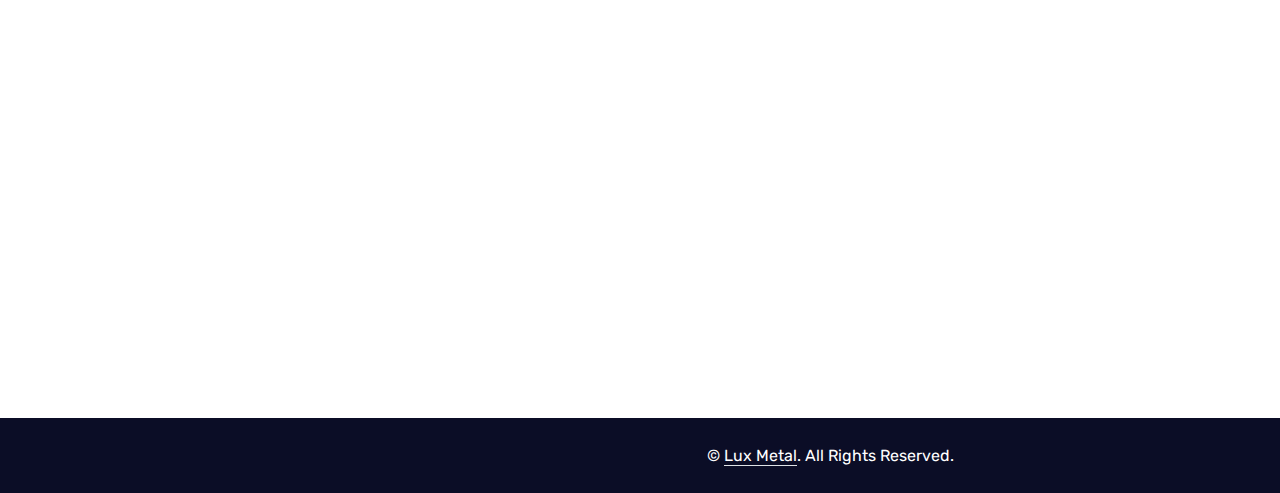
<file: quote.html>
<!DOCTYPE html>
<html lang="en">

<head>
    <meta charset="utf-8">
    <title>Lux Metal - Lux Metal Website Template</title>
    <meta content="width=device-width, initial-scale=1.0" name="viewport">
    <meta content="Premium Steel Solutions for Industrial Excellence" name="keywords">
    <meta content="Premium Steel Solutions for Industrial Excellence" name="description">

    <!-- Favicon -->
    <link href="img/logo-no-background.png" rel="icon">

    <!-- Google Web Fonts -->
    <link rel="preconnect" href="https://fonts.googleapis.com">
    <link rel="preconnect" href="https://fonts.gstatic.com" crossorigin>
    <link href="https://fonts.googleapis.com/css2?family=Nunito:wght@400;600;700;800&family=Rubik:wght@400;500;600;700&display=swap" rel="stylesheet">

    <!-- Icon Font Stylesheet -->
    <link href="https://cdnjs.cloudflare.com/ajax/libs/font-awesome/5.10.0/css/all.min.css" rel="stylesheet">
    <link href="https://cdn.jsdelivr.net/npm/bootstrap-icons@1.4.1/font/bootstrap-icons.css" rel="stylesheet">

    <!-- Libraries Stylesheet -->
    <link href="lib/owlcarousel/assets/owl.carousel.min.css" rel="stylesheet">
    <link href="lib/animate/animate.min.css" rel="stylesheet">

    <!-- Customized Bootstrap Stylesheet -->
    <link href="css/bootstrap.min.css" rel="stylesheet">

    <!-- Template Stylesheet -->
    <link href="css/style.css" rel="stylesheet">
</head>

<body>
    <!-- Spinner Start -->
    <div id="spinner" class="show bg-white position-fixed translate-middle w-100 vh-100 top-50 start-50 d-flex align-items-center justify-content-center">
        <div class="spinner"></div>
    </div>
    <!-- Spinner End -->


    <!-- Topbar Start -->
    <div class="container-fluid bg-dark px-5 d-none d-lg-block">
        <div class="row gx-0">
            <div class="col-lg-8 text-center text-lg-start mb-2 mb-lg-0">
                <div class="d-inline-flex align-items-center" style="height: 45px;">
                    <small class="me-3 text-light"><i class="fa fa-map-marker-alt me-2"></i>Lotissement Viadicci, Ain Harrouda, Mohammedia</small>
                    <small class="me-3 text-light"><i class="fa fa-phone-alt me-2"></i>+212 6 61 07 07 92</small>
                    <small class="text-light"><i class="fa fa-envelope-open me-2"></i>luxmetal189@gmail.com</small>
                </div>
            </div>
           
        </div>
    </div>
    <!-- Topbar End -->


    <!-- Navbar Start -->
    <div class="container-fluid position-relative p-0">
        <nav class="navbar navbar-expand-lg navbar-dark px-5 py-3 py-lg-0">
            <a href="index.html" class="navbar-brand p-0">
                <h1 class="m-0">Lux Metal</h1>
            </a>
            <button class="navbar-toggler" type="button" data-bs-toggle="collapse" data-bs-target="#navbarCollapse">
                <span class="fa fa-bars"></span>
            </button>
            <div class="collapse navbar-collapse" id="navbarCollapse">
                <div class="navbar-nav ms-auto py-0">
                    <a href="index.html" class="nav-item nav-link ">Home</a>
                    <a href="about.html" class="nav-item nav-link">About</a>
                    <a href="service.html" class="nav-item nav-link">Services</a>
                    <a href="portfolio.html" class="nav-item nav-link">Portfolio</a>
                    <a href="quote.html" class="nav-item nav-link active">Quote</a>
                    <a href="contact.html" class="nav-item nav-link">Contact</a>
                    
                </div>
                 
            </div>
        </nav>

        <div class="container-fluid  py-5 bg-2" style="margin-bottom: 90px;">
            <div class="row py-5">
                <div class="col-12 pt-lg-5 mt-lg-5 text-center">
                    <h1 class="display-4 text-white animated zoomIn">Free Quote</h1>

                </div>
            </div>
        </div>
    </div>
    <!-- Navbar End -->


    <!-- Full Screen Search Start -->
    <div class="modal fade" id="searchModal" tabindex="-1">
        <div class="modal-dialog modal-fullscreen">
            <div class="modal-content" style="background: rgba(9, 30, 62, .7);">
                <div class="modal-header border-0">
                    <button type="button" class="btn bg-white btn-close" data-bs-dismiss="modal" aria-label="Close"></button>
                </div>
                <div class="modal-body d-flex align-items-center justify-content-center">
                    <div class="input-group" style="max-width: 600px;">
                        <input type="text" class="form-control bg-transparent border-primary p-3" placeholder="Type search keyword">
                        <button class="btn btn-primary px-4"><i class="bi bi-search"></i></button>
                    </div>
                </div>
            </div>
        </div>
    </div>
    <!-- Full Screen Search End -->

    
    <!-- Quote Start -->
    <div class="container-fluid py-5 wow fadeInUp" data-wow-delay="0.1s">
        <div class="container py-5">
            <div class="row g-5">
                <div class="col-lg-7">
                    <div class="section-title position-relative pb-3 mb-5">
                        <h5 class="fw-bold text-primary text-uppercase">Request A Quote</h5>
                        <h1 class="mb-0">Need A Free Quote? Please Feel Free to Contact Us</h1>
                    </div>
                    <div class="row gx-3">
                        <div class="col-sm-6 wow zoomIn" data-wow-delay="0.2s">
                            <h5 class="mb-4"><i class="fa fa-reply text-primary me-3"></i>Reply within 24 hours</h5>
                        </div>
                        <div class="col-sm-6 wow zoomIn" data-wow-delay="0.4s">
                            <h5 class="mb-4"><i class="fa fa-phone-alt text-primary me-3"></i>24 hrs telephone support</h5>
                        </div>
                    </div>
                    <p class="mb-4">Our dedicated team is available around the clock to ensure your needs are met promptly. <br>
At Lux Metal, we pride ourselves on delivering exceptional service and solutions tailored to your requirements. Whether you need a custom quote or expert advice, our team is ready to help. Get in touch today for reliable and innovative steel solutions.</p>
                    <div class="d-flex align-items-center mt-2 wow zoomIn" data-wow-delay="0.6s">
                        <div class="bg-primary d-flex align-items-center justify-content-center rounded" style="width: 60px; height: 60px;">
                            <i class="fa fa-phone-alt text-white"></i>
                        </div>
                        <div class="ps-4">
                            <h5 class="mb-2">Call to ask any question</h5>
                            <h4 class="text-primary mb-0">+212 6 61 07 07 92</h4>
                        </div>
                    </div>
                </div>
                <div class="col-lg-5">
                    <div class="bg-primary rounded h-100 d-flex align-items-center p-5 wow zoomIn" data-wow-delay="0.9s">
                        <form action="https://api.staticforms.xyz/submit" method="post">  
                            <input type="hidden" name="accessKey" value="ef399a1c-074a-4802-b730-714c4e90f340"> <!-- Required --> 
                            <div class="row g-3">
                                <div class="col-xl-12">
                                    <input type="text" class="form-control bg-light border-0" placeholder="Your Name" style="height: 55px;">
                                </div>
                                <div class="col-12">
                                    <input type="email" class="form-control bg-light border-0" placeholder="Your Email" style="height: 55px;">
                                </div>
                                <div class="col-12">
                                    <textarea class="form-control bg-light border-0" rows="3" placeholder="Message"></textarea>
                                </div>
                                <div class="col-12">
                                    <button class="btn btn-dark w-100 py-3" type="submit">Request A Quote</button>
                                </div>
                            </div>
                            <input type="hidden" name="redirectTo" value="index.html"> <!-- Optional -->
                        </form>
                    </div>
                </div>
            </div>
        </div>
    </div>
    <!-- Quote End -->

    <!-- Vendor Start -->
    <div class="container-fluid py-5 wow fadeInUp" data-wow-delay="0.1s">
        <div class="container py-5 mb-5">
            <div class="section-title position-relative pb-3 mb-5">
                
                <h1 class="mb-0">They trust us</h1>
            </div>
            <div class="bg-white">
                <div class="owl-carousel vendor-carousel" >
                    
                        
                        <img src="img/espacemetal.jpg" alt="">
                        <img src="img/extrabenne.jpg" alt="">
                        <img src="img/MetierMetal.png" alt="">
                        <img src="img/ocidmetal.png" alt="">
                    
                </div>
            </div>
        </div>
    </div>
    <!-- Vendor End -->
    

    <!-- Footer Start -->
    <div class="container-fluid bg-dark text-light mt-5 wow fadeInUp" data-wow-delay="0.1s">
        <div class="container">
            <div class="row gx-5">
                <div class="col-lg-4 col-md-6 footer-about">
                    <div class="d-flex flex-column align-items-center justify-content-center text-center h-100 bg-primary p-4">
                        <a href="index.html" class="navbar-brand">
                            <h1 class="m-0 text-white">Lux Metal</h1>
                        </a>
                        <p class="mt-3 mb-4">At Lux Metal, we specialize in steel manufacturing and metalworking, providing precise and durable solutions for various industries. Our advanced facilities and skilled team ensure high-quality products that meet the needs of our clients. From custom orders to large-scale production, we deliver reliable results with efficiency and accuracy. Trust us for your steel manufacturing and metalworking requirements.</p>
                    </div>
                </div>
                <div class="col-lg-8 col-md-6">
                    <div class="row gx-5">
                        <div class="col-lg-4 col-md-12 pt-5 mb-5">
                            <div class="section-title section-title-sm position-relative pb-3 mb-4">
                                <h3 class="text-light mb-0">Get In Touch</h3>
                            </div>
                            <div class="d-flex mb-2">
                                <i class="bi bi-geo-alt text-primary me-2"></i>
                                <p class="mb-0">Lotissement Viadicci, Ain Harrouda, Mohammedia, Morocco</p>
                            </div>
                            <div class="d-flex mb-2">
                                <i class="bi bi-envelope-open text-primary me-2"></i>
                                <p class="mb-0">luxmetal189@gmail.com</p>
                            </div>
                            <div class="d-flex mb-2">
                                <i class="bi bi-telephone text-primary me-2"></i>
                                <p class="mb-0">+212 6 61 07 07 92</p>
                            </div>
                            
                        </div>
                        <div class="col-lg-4 col-md-12 pt-0 pt-lg-5 mb-5">
                            <div class="section-title section-title-sm position-relative pb-3 mb-4">
                                <h3 class="text-light mb-0">Quick Links</h3>
                            </div>
                            <div class="link-animated d-flex flex-column justify-content-start">
                                <a class="text-light mb-2" href="index.html"><i class="bi bi-arrow-right text-primary me-2"></i>Home</a>
                                <a class="text-light mb-2" href="about.html"><i class="bi bi-arrow-right text-primary me-2"></i>About Us</a>
                                <a class="text-light mb-2" href="service.html"><i class="bi bi-arrow-right text-primary me-2"></i>Our Services</a>
                                <a class="text-light mb-2" href="portfolio.html"><i class="bi bi-arrow-right text-primary me-2"></i>Our Collection</a>
                                <a class="text-light" href="contact.html"><i class="bi bi-arrow-right text-primary me-2"></i>Contact Us</a>
                            </div>
                        </div>
                        
                    </div>
                </div>
            </div>
        </div>
    </div>
    <div class="container-fluid text-white" style="background: #0b0d26;">
        <div class="container text-center">
            <div class="row justify-content-end">
                <div class="col-lg-8 col-md-6">
                    <div class="d-flex align-items-center justify-content-center" style="height: 75px;">
                        <p class="mb-0">&copy; <a class="text-white border-bottom" href="index.html">Lux Metal</a>. All Rights Reserved. 
												
                    </div>
                </div>
            </div>
        </div>
    </div>
    <!-- Footer End -->


    <!-- Back to Top -->
    <a href="#" class="btn btn-lg btn-primary btn-lg-square rounded back-to-top"><i class="bi bi-arrow-up"></i></a>


    <!-- JavaScript Libraries -->
    <script src="https://code.jquery.com/jquery-3.4.1.min.js"></script>
    <script src="https://cdn.jsdelivr.net/npm/bootstrap@5.0.0/dist/js/bootstrap.bundle.min.js"></script>
    <script src="lib/wow/wow.min.js"></script>
    <script src="lib/easing/easing.min.js"></script>
    <script src="lib/waypoints/waypoints.min.js"></script>
    <script src="lib/counterup/counterup.min.js"></script>
    <script src="lib/owlcarousel/owl.carousel.min.js"></script>

    <!-- Template Javascript -->
    <script src="js/main.js"></script>
</body>

</html>
</file>
<file: css/style.css>
/********** Template CSS **********/

:root {
    --primary: #1571d7;
    --secondary: #fc4b32;
    --light: #ffffff;
    --dark: #0b0d26;
    --secondary2:#fc4b32;
}

/*** Spinner ***/
.spinner {
    width: 40px;
    height: 40px;
    background: var(--dark);
    margin: 100px auto;
    -webkit-animation: sk-rotateplane 1.2s infinite ease-in-out;
    animation: sk-rotateplane 1.2s infinite ease-in-out;
}

@-webkit-keyframes sk-rotateplane {
    0% {
        -webkit-transform: perspective(120px)
    }
    50% {
        -webkit-transform: perspective(120px) rotateY(180deg)
    }
    100% {
        -webkit-transform: perspective(120px) rotateY(180deg) rotateX(180deg)
    }
}

@keyframes sk-rotateplane {
    0% {
        transform: perspective(120px) rotateX(0deg) rotateY(0deg);
        -webkit-transform: perspective(120px) rotateX(0deg) rotateY(0deg)
    }
    50% {
        transform: perspective(120px) rotateX(-180.1deg) rotateY(0deg);
        -webkit-transform: perspective(120px) rotateX(-180.1deg) rotateY(0deg)
    }
    100% {
        transform: perspective(120px) rotateX(-180deg) rotateY(-179.9deg);
        -webkit-transform: perspective(120px) rotateX(-180deg) rotateY(-179.9deg);
    }
}

#spinner {
    opacity: 0;
    visibility: hidden;
    transition: opacity .5s ease-out, visibility 0s linear .5s;
    z-index: 99999;
}

#spinner.show {
    transition: opacity .5s ease-out, visibility 0s linear 0s;
    visibility: visible;
    opacity: 1;
}


/*** Heading ***/
h1,
h2,
.fw-bold {
    font-weight: 800 !important;
}

h3,
h4,
.fw-semi-bold {
    font-weight: 700 !important;
}

h5,
h6,
.fw-medium {
    font-weight: 600 !important;
}


/*** Button ***/
.btn {
    font-family: 'Nunito', sans-serif;
    font-weight: 600;
    transition: .5s;
}

.btn-primary,
.btn-secondary {
    color: #FFFFFF;
    box-shadow: inset 0 0 0 50px transparent;
}

.btn-primary:hover {
    box-shadow: inset 0 0 0 0 var(--secondary);
}

.btn-secondary:hover {
    box-shadow: inset 0 0 0 0 var(--secondary);
}

.btn-square {
    width: 36px;
    height: 36px;
}

.btn-sm-square {
    width: 30px;
    height: 30px;
}

.btn-lg-square {
    width: 48px;
    height: 48px;
}

.btn-square,
.btn-sm-square,
.btn-lg-square {
    padding-left: 0;
    padding-right: 0;
    text-align: center;
}


/*** Navbar ***/
.navbar-dark .navbar-nav .nav-link {
    font-family: 'Nunito', sans-serif;
    position: relative;
    margin-left: 25px;
    padding: 35px 0;
    color: #FFFFFF;
    font-size: 18px;
    font-weight: 600;
    outline: none;
    transition: .5s;
}

.sticky-top.navbar-dark .navbar-nav .nav-link {
    padding: 20px 0;
    color: var(--dark);
}

.navbar-dark .navbar-nav .nav-link:hover,
.navbar-dark .navbar-nav .nav-link.active {
    color: var(--primary);
}

.navbar-dark .navbar-brand h1 {
    color: #FFFFFF;
}

.navbar-dark .navbar-toggler {
    color: var(--primary) !important;
    border-color: var(--primary) !important;
}

@media (max-width: 991.98px) {
    .sticky-top.navbar-dark {
        position: relative;
        background: #FFFFFF;
    }

    .navbar-dark .navbar-nav .nav-link,
    .navbar-dark .navbar-nav .nav-link.show,
    .sticky-top.navbar-dark .navbar-nav .nav-link {
        padding: 10px 0;
        color: var(--dark);
    }

    .navbar-dark .navbar-brand h1 {
        color: var(--primary);
    }
}

@media (min-width: 992px) {
    .navbar-dark {
        position: absolute;
        width: 100%;
        top: 0;
        left: 0;
        border-bottom: 1px solid rgba(256, 256, 256, .1);
        z-index: 999;
    }
    
    .sticky-top.navbar-dark {
        position: fixed;
        background: #FFFFFF;
    }

    .navbar-dark .navbar-nav .nav-link::before {
        position: absolute;
        content: "";
        width: 0;
        height: 2px;
        bottom: -1px;
        left: 50%;
        background: var(--primary);
        transition: .5s;
    }

    .navbar-dark .navbar-nav .nav-link:hover::before,
    .navbar-dark .navbar-nav .nav-link.active::before {
        width: 100%;
        left: 0;
    }

    .navbar-dark .navbar-nav .nav-link.nav-contact::before {
        display: none;
    }

    .sticky-top.navbar-dark .navbar-brand h1 {
        color: var(--primary);
    }
}


/*** Carousel ***/
.carousel-caption {
    top: 0;
    left: 0;
    right: 0;
    bottom: 0;
    background: rgba(11, 13, 38, 0.7);
    /* background: rgba(9, 30, 62, .7); */
    z-index: 1;
}

@media (max-width: 576px) {
    .carousel-caption h5 {
        font-size: 14px;
        font-weight: 500 !important;
    }

    .carousel-caption h1 {
        font-size: 30px;
        font-weight: 600 !important;
    }
}

.carousel-control-prev,
.carousel-control-next {
    width: 10%;
}

.carousel-control-prev-icon,
.carousel-control-next-icon {
    width: 3rem;
    height: 3rem;
}


/*** Section Title ***/
.section-title::before {
    position: absolute;
    content: "";
    width: 150px;
    height: 5px;
    left: 0;
    bottom: 0;
    background: var(--primary);
    border-radius: 2px;
}

.section-title.text-center::before {
    left: 50%;
    margin-left: -75px;
}

.section-title.section-title-sm::before {
    width: 90px;
    height: 3px;
}

.section-title::after {
    position: absolute;
    content: "";
    width: 6px;
    height: 5px;
    bottom: 0px;
    background: #FFFFFF;
    -webkit-animation: section-title-run 5s infinite linear;
    animation: section-title-run 5s infinite linear;
}

.section-title.section-title-sm::after {
    width: 4px;
    height: 3px;
}

.section-title.text-center::after {
    -webkit-animation: section-title-run-center 5s infinite linear;
    animation: section-title-run-center 5s infinite linear;
}

.section-title.section-title-sm::after {
    -webkit-animation: section-title-run-sm 5s infinite linear;
    animation: section-title-run-sm 5s infinite linear;
}

@keyframes section-title-run {
    0% { left: 0; }
    50% { left: 145px; }
    100% { left: 0; }
}
@keyframes section-title-run-center {
    0% { left: 50%; margin-left: -75px; }
    50% { left: 50%; margin-left: 45px; }
    100% { left: 50%; margin-left: -75px; }
}

@keyframes section-title-run-sm {
    0% { left: 0; }
    50% { left: 85px; }
    100% { left: 0; }
}
@-webkit-keyframes section-title-run {
    0% {left: 0; } 50% { left : 145px; } 100% { left: 0; }
}

@-webkit-keyframes section-title-run-center {
    0% { left: 50%; margin-left: -75px; } 50% { left : 50%; margin-left: 45px; } 100% { left: 50%; margin-left: -75px; }
}

@-webkit-keyframes section-title-run-sm {
    0% {left: 0; } 50% { left : 85px; } 100% { left: 0; }
}


/*** Service home***/
.servicedetail-item {
    position: relative;
    height: 350px;
    padding: 0 30px;
    transition: .5s; 
    
}

.servicedetail-item .servicedetail-icon {
    margin-bottom: 30px;
    width: 60px;
    height: 60px;
    display: flex;
    align-items: center;
    justify-content: center;
    background: var(--primary);
    border-radius: 2px;
    transform: rotate(-45deg);
}

.servicedetail-item .servicedetail-icon i {
    transform: rotate(45deg);
}

.servicedetail-item a.btn {
    position: absolute;
    width: 60px;
    bottom: -48px;
    left: 50%;
    margin-left: -30px;
    opacity: 0;
}

.servicedetail-item:hover a.btn {
    bottom: -24px;
    opacity: 1;
}

/*** Service ***/
.service-item {
    position: relative;
    height: 500px;
    padding: 0 30px;
    transition: .5s; 
    
}
.service-item::before {
    content: "";
    position: absolute;
    top: 0;
    left: 0;
    width: 100%;
    height: 100%;
    background-color: rgba(9, 30, 62, .7); /* Adjust RGBA values for transparency */
    z-index: 1; /* Place overlay above the background image */
    transition: 0.5s; /* Add smooth transition */
}

.service-item:hover::before {
    background-color: rgba(9, 30, 62, .7); /* Slightly darken overlay on hover */
}

.service-item h4,
.service-item p,
.service-item a {
    position: relative;
    z-index: 2; /* Ensure content is above the overlay */
    color: white; /* Ensure text contrasts against the blue overlay */
}
.service-item .service-icon {
    margin-bottom: 30px;
    width: 60px;
    height: 60px;
    display: flex;
    align-items: center;
    justify-content: center;
    background: var(--primary);
    border-radius: 2px;
    transform: rotate(-45deg);
}

.service-item .service-icon i {
    transform: rotate(45deg);
}

.service-item a.btn {
    position: absolute;
    width: 60px;
    bottom: -48px;
    left: 50%;
    margin-left: -30px;
    opacity: 0;
}

.service-item:hover a.btn {
    bottom: -24px;
    opacity: 1;
}
/*** Testimonial ***/
.testimonial-carousel .owl-dots {
    margin-top: 15px;
    display: flex;
    align-items: flex-end;
    justify-content: center;
}

.testimonial-carousel .owl-dot {
    position: relative;
    display: inline-block;
    margin: 0 5px;
    width: 15px;
    height: 15px;
    background: #DDDDDD;
    border-radius: 2px;
    transition: .5s;
}

.testimonial-carousel .owl-dot.active {
    width: 30px;
    background: var(--primary);
}

.testimonial-carousel .owl-item.center {
    position: relative;
    z-index: 1;
}

.testimonial-carousel .owl-item .testimonial-item {
    transition: .5s;
}

.testimonial-carousel .owl-item.center .testimonial-item {
    background: #FFFFFF !important;
    box-shadow: 0 0 15px #dddddd;
}
.testimonial-carousel .testimonial-item {
    height: 450px;
    overflow: hidden; 
}


/*** Team ***/
.team-item {
    transition: .5s;
}

.team-social {
    position: absolute;
    width: 100%;
    height: 100%;
    top: 0;
    left: 0;
    display: flex;
    align-items: center;
    justify-content: center;
    transition: .5s;
}

.team-social a.btn {
    position: relative;
    margin: 0 3px;
    margin-top: 100px;
    opacity: 0;
}

.team-item:hover {
    box-shadow: 0 0 30px #DDDDDD;
}

.team-item:hover .team-social {
    /*  */background: rgba(9, 30, 62, .7);
    background: rgba(138, 52, 41, 0.7);
}

.team-item:hover .team-social a.btn:first-child {
    opacity: 1;
    margin-top: 0;
    transition: .3s 0s;
}

.team-item:hover .team-social a.btn:nth-child(2) {
    opacity: 1;
    margin-top: 0;
    transition: .3s .05s;
}

.team-item:hover .team-social a.btn:nth-child(3) {
    opacity: 1;
    margin-top: 0;
    transition: .3s .1s;
}

.team-item:hover .team-social a.btn:nth-child(4) {
    opacity: 1;
    margin-top: 0;
    transition: .3s .15s;
}

.team-item .team-img img,
.blog-item .blog-img img  {
    transition: .5s;
}

.team-item:hover .team-img img,
.blog-item:hover .blog-img img {
    transform: scale(1.15);
}

.port * {
	margin: 0;
	padding: 0;
	box-sizing: border-box;
}

.port img {
	max-width: 100%;
	height: auto;
	vertical-align: middle;
	display: inline-block;
}

/* Main CSS */
.grid-wrapper > div {
	display: flex;
	justify-content: center;
	align-items: center;
}
.grid-wrapper > div > img {
	width: 100%;
	height: 100%;
	object-fit: cover;
	border-radius: 5px;
}

.grid-wrapper {
	display: grid;
	grid-gap: 10px;
	grid-template-columns: repeat(auto-fit, minmax(250px, 1fr));
	grid-auto-rows: 200px;
	grid-auto-flow: dense;
}
.grid-wrapper .wide {
	grid-column: span 2;
}
.grid-wrapper .tall {
	grid-row: span 2;
}
.grid-wrapper .big {
	grid-column: span 2;
	grid-row: span 2;
}


/*** Miscellaneous ***/
@media (min-width: 991.98px) {
    .facts {
        position: relative;
        margin-top: -75px;
        z-index: 1;
    }
}

.back-to-top {
    position: fixed;
    display: none;
    right: 45px;
    bottom: 45px;
    z-index: 99;
}

.bg-header {
    background: linear-gradient(rgba(9, 30, 62, .7), rgba(9, 30, 62, .7)), url(../img/3.jpg) center center no-repeat; 
    background-size: cover;
}

.link-animated a {
    transition: .5s;
}

.link-animated a:hover {
    padding-left: 10px;
}

@media (min-width: 767.98px) {
    .footer-about {
        margin-bottom: -75px;
    }
}

@media (prefers-reduced-motion: reduce) {
    .carousel-item {
        transition: none;
    }
}

.main-banner {
    position: relative;
  }
  
  #bg-video {
      min-width: 100%;
      min-height: 100vh;
      max-width: 100%;
      max-height: 100vh;
      object-fit: cover;
      z-index: -1;
  }
  
  #bg-video::-webkit-media-controls {
      display: none !important;
  }


.bg-2 {
background-color: #0b0d26;
background-image: url("data:image/svg+xml,%3Csvg xmlns='http://www.w3.org/2000/svg' width='360' height='360' viewBox='0 0 360 360'%3E%3Cpath fill='%2353556a' fill-opacity='0.51' d='M0 85.02l4.62-4.27a49.09 49.09 0 0 0 7.33 3.74l-1.2 10.24 2.66.87 5.05-9c2.62.65 5.34 1.08 8.12 1.28L28.6 98h2.8l2.02-10.12c2.74-.2 5.46-.62 8.12-1.28l5.05 8.99 2.66-.86-1.2-10.24c2.55-1.03 5-2.29 7.33-3.74l7.58 7 2.26-1.65-4.3-9.38a48.3 48.3 0 0 0 5.8-5.8l9.38 4.3 1.65-2.26-7-7.58a49.09 49.09 0 0 0 3.74-7.33l10.24 1.2.87-2.66-9-5.05a48.07 48.07 0 0 0 1.28-8.12L88 41.4v-2.8l-10.12-2.02c-.2-2.74-.62-5.46-1.28-8.12l8.99-5.05-.86-2.66-10.24 1.2c-1.03-2.55-2.29-5-3.74-7.33l7-7.58-1.65-2.26-9.38 4.3a48.3 48.3 0 0 0-5.8-5.8L62.42 0h2.16l-1.25 2.72a50.31 50.31 0 0 1 3.95 3.95l9.5-4.36 3.52 4.85-7.08 7.68c.94 1.6 1.79 3.27 2.54 4.98l10.38-1.21 1.85 5.7-9.11 5.12c.39 1.8.68 3.65.87 5.52L90 37v6l-10.25 2.05a49.9 49.9 0 0 1-.87 5.52l9.11 5.12-1.85 5.7-10.38-1.21c-.75 1.7-1.6 3.37-2.54 4.98l7.08 7.68-3.52 4.85-9.5-4.36a50.31 50.31 0 0 1-3.95 3.95l4.36 9.5-4.85 3.52-7.68-7.08c-1.6.94-3.27 1.79-4.98 2.54l1.21 10.38-5.7 1.85-5.12-9.11c-1.8.39-3.65.68-5.52.87L33 100h-6l-2.05-10.25a49.9 49.9 0 0 1-5.52-.87l-5.12 9.11-5.7-1.85 1.21-10.38c-1.7-.75-3.37-1.6-4.98-2.54L0 87.68v-2.66zM0 52.7V27.3l8.38 4.84a22.96 22.96 0 0 0 0 15.72L0 52.7zm0-39.16A39.91 39.91 0 0 1 26 .2v17.15a22.98 22.98 0 0 0-13.62 7.86L0 18.06v-4.52zm0 52.92v-4.52l12.38-7.15A22.98 22.98 0 0 0 26 62.65V79.8A39.91 39.91 0 0 1 0 66.46zM34 79.8V62.65a22.98 22.98 0 0 0 13.62-7.86l14.85 8.58A39.97 39.97 0 0 1 34 79.8zm32.48-23.36l-14.86-8.58a22.96 22.96 0 0 0 0-15.72l14.86-8.58A39.86 39.86 0 0 1 70 40a39.9 39.9 0 0 1-3.52 16.44zm-4.01-39.8L47.62 25.2A22.98 22.98 0 0 0 34 17.35V.2a39.97 39.97 0 0 1 28.47 16.43v.01zM0 50.38l5.98-3.45a25.01 25.01 0 0 1 0-13.88L0 29.6v20.78zm.5-34.35l11.48 6.63c3.27-3.4 7.44-5.8 12.02-6.94V2.47A37.96 37.96 0 0 0 .5 16.04v-.01zm0 47.92A37.96 37.96 0 0 0 24 77.53V64.28a24.97 24.97 0 0 1-12.02-6.95L.5 63.96v-.01zM36 77.53a37.96 37.96 0 0 0 23.5-13.57l-11.48-6.63A24.97 24.97 0 0 1 36 64.28v13.25zm29.5-23.96a37.91 37.91 0 0 0 0-27.14l-11.48 6.63a25.01 25.01 0 0 1 0 13.88l11.49 6.63h-.01zm-6-37.53A37.96 37.96 0 0 0 36 2.47v13.25c4.66 1.15 8.8 3.6 12.02 6.95l11.48-6.63zM30 54a14 14 0 1 1 0-28 14 14 0 0 1 0 28zm0-2a12 12 0 1 0 0-24 12 12 0 0 0 0 24zm0-2a10 10 0 1 1 0-20 10 10 0 0 1 0 20zm0-2a8 8 0 1 0 0-16 8 8 0 0 0 0 16zm77.47 45.17l-1.62-5.97 5.67-2.06 2.61 5.64c1.09-.25 2.2-.44 3.33-.58l.52-6.2h6.04l.52 6.2c1.13.14 2.24.33 3.33.58l2.6-5.64 5.68 2.06-1.62 5.97c1.02.51 2 1.07 2.95 1.69l4.35-4.38 4.62 3.88-3.53 5c.8.84 1.53 1.71 2.23 2.62l5.52-2.6 3.02 5.23-4.98 3.46c.46 1.06.86 2.14 1.2 3.25l6.02-.54 1.05 5.94-5.84 1.54c.07 1.16.07 2.32 0 3.48l5.84 1.54-1.05 5.94-6.02-.54c-.34 1.1-.74 2.2-1.2 3.25l4.98 3.46-3.02 5.22-5.52-2.6c-.7.92-1.44 1.8-2.23 2.62l3.53 5-4.62 3.89-4.35-4.38a30.2 30.2 0 0 1-2.95 1.69l1.62 5.97-5.67 2.06-2.61-5.64c-1.09.25-2.2.44-3.33.58l-.52 6.2h-6.04l-.52-6.2a30.27 30.27 0 0 1-3.33-.58l-2.6 5.64-5.68-2.06 1.62-5.97c-1.01-.5-2-1.07-2.95-1.69l-4.35 4.38-4.62-3.88 3.53-5a32.5 32.5 0 0 1-2.23-2.62l-5.52 2.6-3.02-5.23 4.98-3.46a29.66 29.66 0 0 1-1.2-3.25l-6.02.54-1.05-5.94 5.84-1.54a30.28 30.28 0 0 1 0-3.48l-5.84-1.54 1.05-5.94 6.02.54c.34-1.1.74-2.2 1.2-3.25l-4.98-3.46 3.02-5.22 5.52 2.6c.7-.92 1.44-1.8 2.23-2.62l-3.53-5 4.62-3.89 4.35 4.38a30.2 30.2 0 0 1 2.95-1.69zm15.2-1.12l-.5-6.05h-2.34l-.5 6.05c-2.18.13-4.3.5-6.32 1.1l-2.54-5.5-2.2.8 1.6 5.85a27.97 27.97 0 0 0-5.56 3.21l-4.27-4.3-1.79 1.5 3.5 4.95a28.14 28.14 0 0 0-4.12 4.92l-5.5-2.59-1.16 2.02 4.98 3.46a27.8 27.8 0 0 0-2.2 6.03l-6.03-.55-.4 2.3 5.86 1.54a28.3 28.3 0 0 0 0 6.42l-5.87 1.55.4 2.3 6.05-.56a27.8 27.8 0 0 0 2.2 6.03l-5 3.47 1.17 2.02 5.49-2.59a28.14 28.14 0 0 0 4.12 4.92l-3.5 4.96 1.79 1.5 4.27-4.31a27.97 27.97 0 0 0 5.56 3.21l-1.6 5.85 2.2.8 2.54-5.5c2.02.6 4.14.97 6.32 1.1l.5 6.05h2.34l.5-6.05c2.18-.13 4.3-.5 6.32-1.1l2.54 5.5 2.2-.8-1.6-5.85a27.97 27.97 0 0 0 5.56-3.21l4.27 4.3 1.79-1.5-3.5-4.95a28.14 28.14 0 0 0 4.12-4.92l5.5 2.59 1.16-2.02-4.98-3.46a27.8 27.8 0 0 0 2.2-6.03l6.03.55.4-2.3-5.86-1.54a28.3 28.3 0 0 0 0-6.42l5.87-1.55-.4-2.3-6.05.56a27.8 27.8 0 0 0-2.2-6.03l4.99-3.46-1.17-2.02-5.49 2.59a28.14 28.14 0 0 0-4.12-4.92l3.5-4.96-1.79-1.5-4.27 4.31a27.97 27.97 0 0 0-5.56-3.21l1.6-5.85-2.2-.8-2.54 5.5c-2.02-.6-4.14-.97-6.32-1.1l.01-.01zM121 128a8 8 0 1 1 0-16 8 8 0 0 1 0 16zm0-2a6 6 0 1 0 0-12 6 6 0 0 0 0 12zm0-18a5 5 0 1 1 0-10 5 5 0 0 1 0 10zm8.49 3.51a5 5 0 1 1 6.95-7.2 5 5 0 0 1-6.95 7.2zM133 120a5 5 0 1 1 10 0 5 5 0 0 1-10 0zm-3.51 8.49a5 5 0 1 1 7.2 6.95 5 5 0 0 1-7.2-6.95zM121 132a5 5 0 1 1 0 10 5 5 0 0 1 0-10zm-8.49-3.51a5 5 0 1 1-6.95 7.2 5 5 0 0 1 6.95-7.2zM109 120a5 5 0 1 1-10 0 5 5 0 0 1 10 0zm3.51-8.49a5 5 0 1 1-7.2-6.95 5 5 0 0 1 7.2 6.95zM121 106a3 3 0 1 0 0-6 3 3 0 0 0 0 6zm9.9 4.1a3 3 0 1 0 4.39-4.09 3 3 0 0 0-4.39 4.09zm4.1 9.9a3 3 0 1 0 6 0 3 3 0 0 0-6 0zm-4.1 9.9a3 3 0 1 0 4.09 4.39 3 3 0 0 0-4.09-4.39zM121 134a3 3 0 1 0 0 6 3 3 0 0 0 0-6zm-9.9-4.1a3 3 0 1 0-4.39 4.09 3 3 0 0 0 4.39-4.09zM107 120a3 3 0 1 0-6 0 3 3 0 0 0 6 0zm4.1-9.9a3 3 0 1 0-4.09-4.39 3 3 0 0 0 4.09 4.39zm129.42-6.95v.01c.87.07 1.74.17 2.6.3l1.5-3.91 1.94-3.64 3.89.97v4.13l-.5 4.13c.83.28 1.64.59 2.44.93l2.42-3.43 2.76-3.07 3.54 1.88-1 4-1.49 3.89c.73.47 1.45.97 2.15 1.49l3.19-2.76 3.42-2.3 2.97 2.67-1.93 3.65-2.38 3.4c.6.64 1.2 1.3 1.76 1.99l3.68-1.94 3.85-1.48 2.29 3.28-2.7 3.11-3.12 2.82c.43.76.84 1.53 1.22 2.32l4.04-1 4.1-.5 1.43 3.73-3.37 2.37-3.7 1.98c.23.84.44 1.68.62 2.54l4.17.01 4.1.5.48 3.97-3.85 1.48-4.06 1.02c.03.87.03 1.75 0 2.62l4.06 1.02 3.85 1.48-.48 3.97-4.1.51h-4.17c-.18.86-.39 1.71-.63 2.54l3.7 1.98 3.38 2.37-1.43 3.73-4.1-.5-4.04-1c-.38.79-.79 1.56-1.22 2.32l3.13 2.82 2.7 3.11-2.3 3.28-3.85-1.48-3.68-1.95a37 37 0 0 1-1.76 2l2.38 3.41 1.93 3.64-2.97 2.67-3.42-2.3-3.19-2.76a40.1 40.1 0 0 1-2.15 1.48l1.48 3.9 1 4-3.53 1.88-2.76-3.07-2.42-3.43c-.8.33-1.61.65-2.45.93l.5 4.13v4.13l-3.88.97-1.94-3.65-1.5-3.9c-.86.13-1.73.23-2.6.31L240 187l-1 4h-4l-1-4-.52-4.16a37.6 37.6 0 0 1-2.6-.3l-1.5 3.91-1.94 3.64-3.89-.97v-4.13l.5-4.13c-.83-.28-1.64-.59-2.44-.93l-2.42 3.43-2.76 3.07-3.54-1.88 1-4 1.49-3.89c-.74-.47-1.45-.97-2.15-1.49l-3.19 2.76-3.42 2.3-2.97-2.67 1.93-3.65 2.38-3.4c-.61-.65-1.2-1.31-1.76-1.99l-3.68 1.94-3.85 1.48-2.29-3.28 2.7-3.11 3.12-2.82c-.43-.76-.84-1.53-1.22-2.32l-4.04 1-4.1.5-1.43-3.73 3.37-2.37 3.7-1.98c-.23-.84-.44-1.68-.62-2.54l-4.17-.01-4.1-.5-.48-3.97 3.85-1.48 4.06-1.02c-.03-.87-.03-1.75 0-2.62l-4.06-1.02-3.85-1.48.48-3.97 4.1-.51h4.17c.18-.86.39-1.71.63-2.54l-3.7-1.98-3.38-2.37 1.43-3.73 4.1.5 4.04 1c.38-.79.79-1.56 1.22-2.32l-3.13-2.82-2.7-3.11 2.3-3.28 3.85 1.48 3.68 1.95a37 37 0 0 1 1.76-2l-2.38-3.41-1.93-3.64 2.97-2.67 3.42 2.3 3.19 2.76c.7-.52 1.41-1.02 2.15-1.48l-1.48-3.9-1-4 3.53-1.88 2.76 3.07 2.42 3.43c.8-.33 1.61-.65 2.45-.93l-.5-4.13v-4.13l3.88-.97 1.94 3.65 1.5 3.9c.86-.13 1.73-.23 2.6-.31L234 99l1-4h4l1 4 .52 4.15zm-14.3 3.4c-1.83.54-3.6 1.21-5.3 2l-3.5-4.97-1.38-1.53-.88.47.5 2 2.16 5.67a38.09 38.09 0 0 0-4.66 3.22l-4.61-4-1.71-1.15-.75.67.97 1.82 3.47 4.98a38.22 38.22 0 0 0-3.79 4.28l-5.37-2.84-1.92-.74-.57.82 1.35 1.56 4.52 4.09a37.9 37.9 0 0 0-2.64 5l-5.89-1.45-2.04-.25-.36.94 1.69 1.18 5.36 2.87a37.74 37.74 0 0 0-1.35 5.5l-6.08.01-2.04.25-.12 1 1.92.73 5.9 1.5a38.54 38.54 0 0 0 0 5.65l-5.9 1.49-1.92.74.12.99 2.04.25 6.08.01c.31 1.86.77 3.7 1.35 5.5l-5.36 2.87-1.7 1.18.37.94 2.04-.25 5.9-1.46a37.9 37.9 0 0 0 2.63 5.01l-4.52 4.1-1.35 1.55.57.82 1.92-.74 5.37-2.84a38.22 38.22 0 0 0 3.8 4.28l-3.48 4.98-.97 1.82.75.67 1.7-1.15 4.62-4a38.09 38.09 0 0 0 4.66 3.22l-2.17 5.67-.5 2 .89.47 1.38-1.53 3.5-4.98c1.7.8 3.47 1.47 5.3 2l-.73 6.04v2.06l.97.24.97-1.82 2.2-5.68c1.83.36 3.7.6 5.62.68L236 187l.5 2h1l.5-2 .75-6.04a38.2 38.2 0 0 0 5.62-.68l2.2 5.68.97 1.82.97-.24v-2.06l-.73-6.03c1.83-.54 3.6-1.21 5.3-2l3.5 4.97 1.38 1.53.88-.47-.5-2-2.16-5.67a38.09 38.09 0 0 0 4.66-3.22l4.61 4 1.71 1.15.75-.67-.97-1.82-3.47-4.98a38.22 38.22 0 0 0 3.79-4.28l5.37 2.84 1.92.74.57-.82-1.35-1.56-4.52-4.09c1-1.6 1.88-3.27 2.64-5l5.89 1.45 2.04.25.36-.94-1.69-1.18-5.36-2.87a37.4 37.4 0 0 0 1.35-5.5l6.08-.01 2.04-.25.12-1-1.92-.73-5.9-1.5c.14-1.88.14-3.77 0-5.65l5.9-1.49 1.92-.74-.12-.99-2.04-.25-6.08-.01a37.4 37.4 0 0 0-1.35-5.5l5.36-2.87 1.7-1.18-.37-.94-2.04.25-5.9 1.46a37.9 37.9 0 0 0-2.63-5.01l4.52-4.1 1.35-1.55-.57-.82-1.92.74-5.37 2.84a38.22 38.22 0 0 0-3.8-4.28l3.48-4.98.97-1.82-.75-.67-1.7 1.15-4.62 4a38.09 38.09 0 0 0-4.66-3.22l2.17-5.67.5-2-.89-.47-1.38 1.53-3.5 4.98c-1.7-.8-3.47-1.47-5.3-2l.73-6.04v-2.06l-.97-.24-.97 1.82-2.2 5.68c-1.83-.36-3.7-.6-5.62-.68L238 99l-.5-2h-1l-.5 2-.75 6.04c-1.92.09-3.8.32-5.62.68l-2.2-5.68-.97-1.82-.97.24v2.06l.73 6.03zm-5.85 5.65A34.82 34.82 0 0 1 236 108v6a28.8 28.8 0 0 0-12.63 3.39l-3-5.2v.01zm2.8.83l1 1.74a30.8 30.8 0 0 1 9.83-2.63v-2.01a32.8 32.8 0 0 0-10.83 2.9zm-4.53.17l3 5.2a29.12 29.12 0 0 0-9.24 9.24l-5.2-3a35.18 35.18 0 0 1 11.44-11.44zm-.67 2.84a33.19 33.19 0 0 0-7.93 7.93l1.74 1a31.18 31.18 0 0 1 7.2-7.2l-1.01-1.73zm-11.77 10.33h-.01l5.2 3A28.8 28.8 0 0 0 208 142h-6a34.82 34.82 0 0 1 4.2-15.63zm.83 2.8a32.8 32.8 0 0 0-2.9 10.83h2.01a30.8 30.8 0 0 1 2.63-9.83l-1.74-1zM202.01 144h6.01c.15 4.41 1.3 8.73 3.38 12.63l-5.2 3a34.82 34.82 0 0 1-4.19-15.63zm2.12 2a32.8 32.8 0 0 0 2.9 10.84l1.74-1a30.8 30.8 0 0 1-2.63-9.84h-2.01zm3.07 15.36l5.2-3c2.34 3.74 5.5 6.9 9.24 9.24l-3 5.2a35.18 35.18 0 0 1-11.44-11.44zm2.84.67a33.19 33.19 0 0 0 7.93 7.93l1-1.74a31.18 31.18 0 0 1-7.2-7.2l-1.73 1.01zm10.33 11.77v.01l3-5.2A28.85 28.85 0 0 0 236 172v6a34.82 34.82 0 0 1-15.63-4.2zm2.8-.83a32.8 32.8 0 0 0 10.83 2.9v-2.01a30.8 30.8 0 0 1-9.83-2.63l-1 1.74zm14.83 5.02v-6.01c4.41-.15 8.73-1.3 12.63-3.38l3 5.2a34.82 34.82 0 0 1-15.63 4.19zm2-2.12a32.8 32.8 0 0 0 10.84-2.9l-1-1.74a30.8 30.8 0 0 1-9.84 2.63v2.01zm15.36-3.07l-3-5.2c3.74-2.34 6.9-5.5 9.24-9.24l5.2 3a35.18 35.18 0 0 1-11.44 11.44zm.67-2.84a33.19 33.19 0 0 0 7.93-7.93l-1.74-1a31.18 31.18 0 0 1-7.2 7.2l1.01 1.73zm11.77-10.33h.01l-5.2-3A28.85 28.85 0 0 0 266 144h6a34.82 34.82 0 0 1-4.2 15.63zm-.83-2.8a32.8 32.8 0 0 0 2.9-10.83h-2.01a30.8 30.8 0 0 1-2.63 9.83l1.74 1zm5.02-14.83h-6.01a28.85 28.85 0 0 0-3.38-12.63l5.2-3a34.82 34.82 0 0 1 4.19 15.63zm-2.12-2a32.8 32.8 0 0 0-2.9-10.84l-1.74 1a30.8 30.8 0 0 1 2.63 9.84h2.01zm-3.07-15.36l-5.2 3a29.12 29.12 0 0 0-9.24-9.24l3-5.2a35.18 35.18 0 0 1 11.44 11.44zm-2.84-.67a33.19 33.19 0 0 0-7.93-7.93l-1 1.74a31.18 31.18 0 0 1 7.2 7.2l1.73-1.01zM238 108a34.82 34.82 0 0 1 15.63 4.19l-3 5.2a28.85 28.85 0 0 0-12.63-3.38V108zm12.84 5.02a32.8 32.8 0 0 0-10.84-2.9v2.01a30.8 30.8 0 0 1 9.83 2.63l1-1.74h.01zM237 156a13 13 0 1 1 0-26 13 13 0 0 1 0 26zm0-2a11 11 0 1 0 0-22 11 11 0 0 0 0 22zM137.54 0h56.92l-.74 1.03c.57.7 1.12 1.4 1.64 2.14l7.75-2.9 2 3.46-6.38 5.25c.37.82.72 1.65 1.03 2.5l8.22-.8 1.04 3.86-7.52 3.43c.15.88.26 1.77.35 2.67L210 22v4l-8.15 1.36c-.09.9-.2 1.8-.35 2.67l7.52 3.43-1.04 3.86-8.22-.8c-.31.85-.66 1.68-1.03 2.5l6.38 5.25-2 3.46-7.75-2.9c-.52.74-1.07 1.45-1.64 2.14l4.8 6.73-2.82 2.83-6.73-4.8c-.7.56-1.4 1.11-2.14 1.63l2.9 7.75-3.46 2-5.25-6.38c-.82.37-1.65.72-2.5 1.03l.8 8.22-3.86 1.04-3.43-7.52c-.88.15-1.77.26-2.67.35L168 68h-4l-1.36-8.15c-.9-.09-1.8-.2-2.67-.35l-3.43 7.52-3.86-1.04.8-8.22c-.85-.31-1.68-.66-2.5-1.03l-5.25 6.38-3.46-2 2.9-7.75a36.15 36.15 0 0 1-2.14-1.64l-6.73 4.8-2.83-2.82 4.8-6.73c-.56-.7-1.11-1.4-1.63-2.14l-7.75 2.9-2-3.46 6.38-5.25c-.37-.82-.72-1.65-1.03-2.5l-8.22.8-1.04-3.86 7.52-3.43c-.15-.88-.26-1.77-.35-2.67L122 26v-4l8.15-1.36c.09-.9.2-1.8.35-2.67l-7.52-3.43 1.04-3.86 8.22.8c.31-.85.66-1.68 1.03-2.5l-6.38-5.25 2-3.46 7.75 2.9c.52-.74 1.07-1.45 1.64-2.14L137.54 0zm2.43 0l.83 1.17a34.14 34.14 0 0 0-3.38 4.4l-7.63-2.86-.33.58 6.29 5.18a33.79 33.79 0 0 0-2.13 5.12l-8.1-.78-.18.64 7.42 3.37a34.02 34.02 0 0 0-.72 5.5L124 23.68v.66l8.04 1.34c.1 1.88.33 3.72.72 5.5l-7.42 3.38.18.64 8.1-.78a33.88 33.88 0 0 0 2.13 5.12l-6.29 5.18.33.58 7.63-2.86c1 1.56 2.14 3.03 3.38 4.4l-4.73 6.63.47.47 6.63-4.73a34.14 34.14 0 0 0 4.4 3.38l-2.86 7.63.58.33 5.18-6.29c1.63.84 3.35 1.56 5.12 2.13l-.78 8.1.64.18 3.37-7.42c1.79.39 3.63.63 5.5.72l1.35 8.04h.66l1.34-8.04c1.88-.1 3.72-.33 5.5-.72l3.38 7.42.64-.18-.78-8.1a33.88 33.88 0 0 0 5.12-2.13l5.18 6.29.58-.33-2.86-7.63c1.56-1 3.03-2.14 4.4-3.38l6.63 4.73.47-.47-4.73-6.63a34.14 34.14 0 0 0 3.38-4.4l7.63 2.86.33-.58-6.29-5.18a33.79 33.79 0 0 0 2.13-5.12l8.1.78.18-.64-7.42-3.37c.39-1.79.63-3.63.72-5.5l8.04-1.35v-.66l-8.04-1.34c-.1-1.88-.33-3.72-.72-5.5l7.42-3.38-.18-.64-8.1.78a33.79 33.79 0 0 0-2.13-5.12l6.29-5.18-.33-.58-7.63 2.86c-1-1.56-2.14-3.03-3.38-4.4l.83-1.17h-52.06V0zm-2.82 27h14.15A15.02 15.02 0 0 0 163 38.7v14.15A29.01 29.01 0 0 1 137.15 27zm12.57-27H163v9.3A15.02 15.02 0 0 0 151.3 21h-14.15a28.99 28.99 0 0 1 12.57-21zM169 52.85V38.7A15.02 15.02 0 0 0 180.7 27h14.15A29.01 29.01 0 0 1 169 52.85zM182.28 0a28.99 28.99 0 0 1 12.57 21H180.7A15.02 15.02 0 0 0 169 9.3V0h13.28zm-42.82 29A27.03 27.03 0 0 0 161 50.54V40.25A17.04 17.04 0 0 1 149.75 29h-10.29zm14.16-29a27.04 27.04 0 0 0-14.16 19h10.29A17.04 17.04 0 0 1 161 7.75V0h-7.38zM171 50.54A27.03 27.03 0 0 0 192.54 29h-10.29A17.04 17.04 0 0 1 171 40.25v10.29zM178.38 0H171v7.75A17.04 17.04 0 0 1 182.25 19h10.29a27.04 27.04 0 0 0-14.16-19zM166 34a10 10 0 1 1 0-20 10 10 0 0 1 0 20zm0-2a8 8 0 1 0 0-16 8 8 0 0 0 0 16zm-39.51 176.15l-10.67-7.95 6-10.4 12.23 5.27a23.97 23.97 0 0 1 8.4-4.86L144 177h12l1.55 13.21a23.97 23.97 0 0 1 8.4 4.86l12.23-5.27 6 10.4-10.67 7.95a24 24 0 0 1 0 9.7l10.67 7.95-6 10.4-12.23-5.27a23.97 23.97 0 0 1-8.4 4.86L156 249h-12l-1.55-13.21a23.97 23.97 0 0 1-8.4-4.86l-12.23 5.27-6-10.4 10.67-7.95a24.1 24.1 0 0 1 0-9.7zm29.25-16.4l-1.5-12.75h-8.48l-1.5 12.76c-3.75 1-7.1 2.99-9.79 5.65l-11.8-5.08-4.23 7.34 10.3 7.68c-.98 3.7-.98 7.6 0 11.3l-10.3 7.68 4.23 7.34 11.8-5.08a22.1 22.1 0 0 0 9.8 5.65l1.5 12.76h8.47l1.5-12.76c3.75-1 7.1-2.99 9.79-5.65l11.8 5.08 4.23-7.34-10.3-7.68c.98-3.7.98-7.6 0-11.3l10.3-7.68-4.23-7.34-11.8 5.08a21.98 21.98 0 0 0-9.8-5.65l.01-.01zM150 225a12 12 0 1 1 0-24 12 12 0 0 1 0 24zm0-2a10 10 0 1 0 0-20 10 10 0 0 0 0 20zm3.53 67.72l4.26.07.51 1.93-3.65 2.19c.11.63.2 1.27.25 1.92L159 298v2l-4.1 1.17c-.05.65-.14 1.29-.25 1.92l3.65 2.2-.51 1.92-4.26.07c-.22.61-.47 1.21-.74 1.8l2.96 3.05-1 1.74-4.13-1.04a24.1 24.1 0 0 1-1.18 1.54l2.07 3.72-1.42 1.42-3.72-2.07c-.5.41-1.01.8-1.54 1.18l1.04 4.13-1.74 1-3.05-2.96c-.59.27-1.19.52-1.8.74l-.07 4.26-1.93.51-2.19-3.65c-.63.11-1.27.2-1.92.25L132 327h-2l-1.17-4.1c-.65-.05-1.29-.14-1.92-.25l-2.2 3.65-1.92-.51-.07-4.26c-.61-.22-1.21-.47-1.8-.74l-3.05 2.96-1.74-1 1.04-4.13a24.1 24.1 0 0 1-1.54-1.18l-3.72 2.07-1.42-1.42 2.07-3.72c-.41-.5-.8-1.01-1.18-1.54l-4.13 1.04-1-1.74 2.96-3.05c-.27-.59-.52-1.19-.74-1.8l-4.26-.07-.51-1.93 3.65-2.19c-.11-.63-.2-1.27-.25-1.92L103 300v-2l4.1-1.17c.05-.65.14-1.29.25-1.92l-3.65-2.2.51-1.92 4.26-.07c.22-.61.47-1.21.74-1.8l-2.96-3.05 1-1.74 4.13 1.04c.38-.53.77-1.04 1.18-1.54l-2.07-3.72 1.42-1.42 3.72 2.07c.5-.41 1.01-.8 1.54-1.18l-1.04-4.13 1.74-1 3.05 2.96c.59-.27 1.19-.52 1.8-.74l.07-4.26 1.93-.51 2.19 3.65c.63-.11 1.27-.2 1.92-.25L130 271h2l1.17 4.1c.65.05 1.29.14 1.92.25l2.2-3.65 1.92.51.07 4.26c.61.22 1.21.47 1.8.74l3.05-2.96 1.74 1-1.04 4.13c.53.38 1.04.77 1.54 1.18l3.72-2.07 1.42 1.42-2.07 3.72c.41.5.8 1.01 1.18 1.54l4.13-1.04 1 1.74-2.96 3.05c.27.59.52 1.19.74 1.8zM109 299a22 22 0 1 0 44 0 22 22 0 0 0-44 0zm27.11-10.86l-3 5.22a6 6 0 0 0-4.21 0l-3.01-5.22a11.95 11.95 0 0 1 10.22 0zm1.74 1a12 12 0 0 1 5.1 8.86h-6.01a6.01 6.01 0 0 0-2.1-3.64l3-5.22h.01zm-13.7 0l3.02 5.22a6.01 6.01 0 0 0-2.1 3.64h-6.03a12 12 0 0 1 5.11-8.86zm-5.1 10.86h6.01a6.01 6.01 0 0 0 2.1 3.64l-3 5.22a12 12 0 0 1-5.12-8.86h.01zm6.84 9.86l3-5.22a6 6 0 0 0 4.21 0l3.01 5.22a11.95 11.95 0 0 1-10.22 0zm11.96-1l-3.02-5.22a6.01 6.01 0 0 0 2.1-3.64h6.03a12 12 0 0 1-5.11 8.86zm-4.68-19.62a10.04 10.04 0 0 0-4.34 0l1.05 1.82c.74-.1 1.5-.1 2.24 0l1.05-1.82zm5.2 3l-1.05 1.82c.46.59.84 1.24 1.12 1.94h2.1a9.99 9.99 0 0 0-2.17-3.76zm-14.74 0a9.99 9.99 0 0 0-2.17 3.76h2.1c.28-.7.66-1.35 1.12-1.94l-1.05-1.82zm-2.17 9.76a9.99 9.99 0 0 0 2.17 3.76l1.05-1.82a8.01 8.01 0 0 1-1.12-1.94h-2.1zm7.37 6.76c1.43.32 2.91.32 4.34 0l-1.05-1.82c-.74.1-1.5.1-2.24 0l-1.05 1.82zm9.54-3a9.99 9.99 0 0 0 2.17-3.76h-2.1c-.28.7-.66 1.35-1.12 1.94l1.05 1.82zM127 299a4 4 0 1 1 8 0 4 4 0 0 1-8 0zm2 0a2 2 0 1 0 4 0 2 2 0 0 0-4 0zm15 0a4 4 0 1 1 8 0 4 4 0 0 1-8 0zm-6.5 11.26a4 4 0 1 1 4 6.93 4 4 0 0 1-4-6.93zm-13 0a4 4 0 1 1-4 6.93 4 4 0 0 1 4-6.93zM118 299a4 4 0 1 1-8 0 4 4 0 0 1 8 0zm6.5-11.26a4 4 0 1 1-4-6.93 4 4 0 0 1 4 6.93zm13 0a4 4 0 1 1 4-6.93 4 4 0 0 1-4 6.93zM146 299a2 2 0 1 0 4 0 2 2 0 0 0-4 0zm-7.5 12.99a2 2 0 1 0 1.66 3.64 2 2 0 0 0-1.66-3.64zm-15 0a2 2 0 1 0-2.15 3.38 2 2 0 0 0 2.15-3.38zM116 299a2 2 0 1 0-4 0 2 2 0 0 0 4 0zm7.5-12.99a2 2 0 1 0-1.66-3.64 2 2 0 0 0 1.66 3.64zm15 0a2 2 0 1 0 2.15-3.38 2 2 0 0 0-2.15 3.38zm103.8-61.7l-.8-8.22 5.8-1.55 3.42 7.52c2.26-.43 4.57-.74 6.92-.9L259 213h6l1.36 8.16c2.35.16 4.66.47 6.92.9l3.42-7.52 5.8 1.55-.8 8.22c2.21.77 4.37 1.66 6.45 2.68l5.25-6.38 5.2 3-2.9 7.74a60.25 60.25 0 0 1 5.53 4.25l6.73-4.8 4.24 4.24-4.8 6.73a60.25 60.25 0 0 1 4.25 5.53l7.74-2.9 3 5.2-6.38 5.25a59.62 59.62 0 0 1 2.68 6.45l8.22-.8 1.55 5.8-7.52 3.42c.43 2.26.74 4.57.9 6.92L330 278v6l-8.16 1.36a60.03 60.03 0 0 1-.9 6.92l7.52 3.42-1.55 5.8-8.22-.8a59.62 59.62 0 0 1-2.68 6.45l6.38 5.25-3 5.2-7.74-2.9a60.25 60.25 0 0 1-4.25 5.53l4.8 6.73-4.24 4.24-6.73-4.8a60.25 60.25 0 0 1-5.53 4.25l2.9 7.74-5.2 3-5.25-6.38a59.62 59.62 0 0 1-6.45 2.68l.8 8.22-5.8 1.55-3.42-7.52c-2.26.43-4.57.74-6.92.9L265 349h-6l-1.36-8.16a60.03 60.03 0 0 1-6.92-.9l-3.42 7.52-5.8-1.55.8-8.22a59.62 59.62 0 0 1-6.45-2.68l-5.25 6.38-5.2-3 2.9-7.74a60.25 60.25 0 0 1-5.53-4.25l-6.73 4.8-4.24-4.24 4.8-6.73a60.25 60.25 0 0 1-4.25-5.53l-7.74 2.9-3-5.2 6.38-5.25a59.62 59.62 0 0 1-2.68-6.45l-8.22.8-1.55-5.8 7.52-3.42c-.43-2.29-.73-4.6-.9-6.92L194 284v-6l8.16-1.36c.16-2.35.47-4.66.9-6.92l-7.52-3.42 1.55-5.8 8.22.8c.77-2.2 1.66-4.35 2.68-6.45l-6.38-5.25 3-5.2 7.74 2.9a60.25 60.25 0 0 1 4.25-5.53l-4.8-6.73 4.24-4.24 6.73 4.8a60.25 60.25 0 0 1 5.53-4.25l-2.9-7.74 5.2-3 5.25 6.38a59.62 59.62 0 0 1 6.45-2.68zm2.12 1.4c-3.15 1-6.19 2.27-9.08 3.77l-5.19-6.3-2.3 1.33 2.86 7.65a58.24 58.24 0 0 0-7.79 5.98l-6.65-4.75-1.88 1.88 4.75 6.65a58.24 58.24 0 0 0-5.98 7.79l-7.65-2.86-1.33 2.3 6.3 5.2a57.64 57.64 0 0 0-3.77 9.07l-8.12-.79-.69 2.58 7.43 3.38a58 58 0 0 0-1.27 9.73l-8.06 1.35v2.66l8.06 1.35c.15 3.32.58 6.58 1.27 9.73l-7.43 3.38.7 2.58 8.11-.79c1 3.15 2.27 6.19 3.77 9.08l-6.3 5.19 1.33 2.3 7.65-2.86a58.24 58.24 0 0 0 5.98 7.79l-4.75 6.65 1.88 1.88 6.65-4.75a60.3 60.3 0 0 0 7.79 5.98l-2.86 7.65 2.3 1.33 5.2-6.3a56.99 56.99 0 0 0 9.07 3.77l-.79 8.12 2.58.69 3.38-7.43c3.15.69 6.4 1.12 9.73 1.27l1.35 8.06h2.66l1.35-8.06c3.32-.15 6.58-.58 9.73-1.27l3.38 7.43 2.58-.7-.79-8.11c3.15-1 6.19-2.27 9.08-3.77l5.19 6.3 2.3-1.33-2.86-7.65a58.24 58.24 0 0 0 7.79-5.98l6.65 4.75 1.88-1.88-4.75-6.65a60.3 60.3 0 0 0 5.98-7.79l7.65 2.86 1.33-2.3-6.3-5.2a56.99 56.99 0 0 0 3.77-9.07l8.12.79.69-2.58-7.43-3.38a58 58 0 0 0 1.27-9.73l8.06-1.35v-2.66l-8.06-1.35a58.04 58.04 0 0 0-1.27-9.73l7.43-3.38-.7-2.58-8.11.79c-1-3.15-2.27-6.19-3.77-9.08l6.3-5.19-1.33-2.3-7.65 2.86a58.24 58.24 0 0 0-5.98-7.79l4.75-6.65-1.88-1.88-6.65 4.75a58.24 58.24 0 0 0-7.79-5.98l2.86-7.65-2.3-1.33-5.2 6.3a57.64 57.64 0 0 0-9.07-3.77l.79-8.12-2.58-.69-3.38 7.43a58 58 0 0 0-9.73-1.27l-1.35-8.06h-2.66l-1.35 8.06c-3.32.15-6.58.58-9.73 1.27l-3.38-7.43-2.58.7.79 8.11zm4.58 50.1a13.96 13.96 0 0 0 0 10.39l-33.88 19.55A52.77 52.77 0 0 1 209 281c0-8.94 2.21-17.37 6.12-24.75L249 275.8v.01zm2-3.47l-33.87-19.56A52.97 52.97 0 0 1 260 228.04v39.1a13.99 13.99 0 0 0-9 5.2zm0 17.32a13.99 13.99 0 0 0 9 5.2v39.1a52.97 52.97 0 0 1-42.87-24.74L251 289.66zm13 5.2a13.99 13.99 0 0 0 9-5.2l33.87 19.56A52.97 52.97 0 0 1 264 333.96v-39.1zm11-8.66a13.96 13.96 0 0 0 0-10.4l33.88-19.55A52.77 52.77 0 0 1 315 281c0 8.94-2.21 17.37-6.12 24.75L275 286.2zm-2-13.86a13.99 13.99 0 0 0-9-5.2v-39.1a52.97 52.97 0 0 1 42.87 24.74L273 272.34zm-57.04-13.3A50.8 50.8 0 0 0 211 281a50.8 50.8 0 0 0 4.96 21.96l30.62-17.68c-.78-2.8-.78-5.76 0-8.56l-30.62-17.68zm4-6.93l30.62 17.68a16.08 16.08 0 0 1 7.42-4.29v-35.35a50.96 50.96 0 0 0-38.04 21.96zm0 57.78A50.96 50.96 0 0 0 258 331.85V296.5a15.98 15.98 0 0 1-7.42-4.29l-30.62 17.68zM266 331.85a50.96 50.96 0 0 0 38.04-21.96l-30.62-17.68a16.08 16.08 0 0 1-7.42 4.29v35.35zm42.04-28.89A50.8 50.8 0 0 0 313 281a50.8 50.8 0 0 0-4.96-21.96l-30.62 17.68c.78 2.8.78 5.76 0 8.56l30.62 17.68zm-4-50.85A50.96 50.96 0 0 0 266 230.15v35.35c2.86.74 5.41 2.25 7.42 4.29l30.62-17.68zM262 290a9 9 0 1 1 0-18 9 9 0 0 1 0 18zm0-2a7 7 0 1 0 0-14 7 7 0 0 0 0 14zM0 242.64l2.76.4 4.75 2.27a38.2 38.2 0 0 1 2.85-3.4l-3.06-4.28-1.69-5.11 3.07-2.58 4.74 2.55 3.69 3.76a37.96 37.96 0 0 1 3.84-2.22l-1.42-5.07.17-5.38 3.76-1.37 3.6 4.02 2.17 4.79c1.42-.34 2.88-.6 4.37-.77L34 225l2-5h4l2 5 .4 5.25c1.49.17 2.95.43 4.37.77l2.18-4.8 3.59-4 3.76 1.36.17 5.38-1.42 5.07c1.33.67 2.6 1.41 3.84 2.22l3.69-3.76 4.74-2.55 3.07 2.58-1.69 5.11-3.06 4.29a38.2 38.2 0 0 1 2.85 3.4l4.75-2.28 5.33-.77 2 3.46-3.33 4.23-4.34 2.98c.59 1.36 1.1 2.75 1.52 4.17l5.23-.52 5.27 1.1.7 3.94-4.58 2.84-5.1 1.31a38.6 38.6 0 0 1 0 4.44l5.1 1.3 4.58 2.85-.7 3.93-5.27 1.1-5.23-.5a36.3 36.3 0 0 1-1.52 4.16l4.34 2.98 3.33 4.23-2 3.46-5.33-.77-4.75-2.27a38.2 38.2 0 0 1-2.85 3.4l3.06 4.28 1.69 5.11-3.07 2.58-4.74-2.55-3.69-3.76a37.96 37.96 0 0 1-3.84 2.22l1.42 5.07-.17 5.38-3.76 1.37-3.6-4.02-2.17-4.79c-1.42.34-2.88.6-4.37.77L42 311l-2 5h-4l-2-5-.4-5.25a37.87 37.87 0 0 1-4.37-.77l-2.18 4.8-3.59 4-3.76-1.36-.17-5.38 1.42-5.07c-1.32-.66-2.6-1.4-3.84-2.22l-3.69 3.76-4.74 2.55-3.07-2.58 1.69-5.11 3.06-4.29a38.2 38.2 0 0 1-2.85-3.4l-4.75 2.28-2.76.4v-8.17l3.1-2.13a37.72 37.72 0 0 1-1.52-4.17l-1.58.16v-8.82l.06-.01a38.6 38.6 0 0 1 0-4.44l-.06-.01v-8.82l1.58.16c.43-1.43.94-2.82 1.52-4.17L0 250.8v-8.17.01zm0 1.87v3.89l5.62 3.84a35.74 35.74 0 0 0-2.55 7.02l-3.07-.3v4.75l2.2.56a36.42 36.42 0 0 0 0 7.46l-2.2.56v4.75l3.07-.3a35.2 35.2 0 0 0 2.55 7.02L0 287.6v3.89l1.76-.26 6.41-3.07c1.4 2.06 3 3.98 4.8 5.71l-4.14 5.78-1.01 3.07 1.22 1.03 2.85-1.52 4.98-5.08c2 1.45 4.16 2.7 6.45 3.73l-1.9 6.84.1 3.23 1.5.55 2.15-2.4 2.94-6.48a35.9 35.9 0 0 0 7.34 1.3L36 311l1.2 3h1.6l1.2-3 .55-7.09a35.9 35.9 0 0 0 7.34-1.29l2.94 6.47 2.15 2.4 1.5-.54.1-3.23-1.9-6.84a35.96 35.96 0 0 0 6.45-3.73l4.98 5.08 2.85 1.52 1.22-1.03-1-3.07-4.15-5.78a35.8 35.8 0 0 0 4.8-5.7l6.4 3.06 3.2.46.8-1.38-2-2.54-5.85-4.01c1.1-2.24 1.95-4.6 2.55-7.02l7.07.7 3.16-.66.28-1.58-2.75-1.7-6.88-1.77c.26-2.48.26-4.98 0-7.46l6.88-1.77 2.75-1.7-.28-1.58-3.16-.66-7.07.7a35.74 35.74 0 0 0-2.55-7.02l5.86-4 2-2.55-.8-1.38-3.2.46-6.41 3.07c-1.4-2.06-3-3.98-4.8-5.71l4.14-5.78 1.01-3.07-1.22-1.03-2.85 1.52-4.98 5.08c-2-1.45-4.16-2.7-6.45-3.73l1.9-6.84-.1-3.23-1.5-.55-2.15 2.4-2.94 6.48a35.9 35.9 0 0 0-7.34-1.3L40 225l-1.2-3h-1.6l-1.2 3-.55 7.09c-2.48.17-4.94.6-7.34 1.29l-2.94-6.47-2.15-2.4-1.5.54-.1 3.23 1.9 6.84a35.96 35.96 0 0 0-6.45 3.73l-4.98-5.08-2.85-1.52-1.22 1.03 1 3.07 4.15 5.78a36.18 36.18 0 0 0-4.8 5.7l-6.4-3.06L0 244.5v.01zM38 272a4 4 0 1 1 0-8 4 4 0 0 1 0 8zm0-2a2 2 0 1 0 0-4 2 2 0 0 0 0 4zm0-26a4 4 0 1 1 0-8 4 4 0 0 1 0 8zm24 24a4 4 0 1 1 8 0 4 4 0 0 1-8 0zm-24 24a4 4 0 1 1 0 8 4 4 0 0 1 0-8zm-24-24a4 4 0 1 1-8 0 4 4 0 0 1 8 0zm24-26a2 2 0 1 0 0-4 2 2 0 0 0 0 4zm26 26a2 2 0 1 0 4 0 2 2 0 0 0-4 0zm-26 26a2 2 0 1 0 0 4 2 2 0 0 0 0-4zm-26-26a2 2 0 1 0-4 0 2 2 0 0 0 4 0zm3.37 22.63a12 12 0 1 1 16.17-17.74 12 12 0 0 1-16.17 17.74zm0-45.26a12 12 0 1 1 17.74 16.17 12 12 0 0 1-17.74-16.17zm45.26 0a12 12 0 1 1-16.17 17.74 12 12 0 0 1 16.17-17.74zm0 45.26a12 12 0 1 1-17.74-16.17 12 12 0 0 1 17.74 16.17zm-15.56-29.7a10 10 0 1 0 14.39-13.9 10 10 0 0 0-14.39 13.9zm0 14.14a10 10 0 1 0 13.9 14.39 10 10 0 0 0-13.9-14.39zm-14.14 0a10 10 0 1 0-14.39 13.9 10 10 0 0 0 14.39-13.9zm0-14.14a10 10 0 1 0-13.9-14.39 10 10 0 0 0 13.9 14.39zm230.9-245.4l-.08-4.18 1.93-.52 2.04 3.67c1.07-.2 2.16-.35 3.26-.43L270 10h2l1.02 4.07c1.1.08 2.2.22 3.26.43l2.04-3.67 1.93.52-.07 4.19a27 27 0 0 1 3.04 1.26l2.91-3.01 1.74 1-1.16 4.03c.91.62 1.78 1.29 2.61 2l3.6-2.15 1.41 1.41-2.16 3.6c.72.83 1.4 1.7 2 2.6l4.04-1.15 1 1.74-3.01 2.91c.48.98.9 2 1.26 3.04l4.2-.07.5 1.93-3.66 2.04c.2 1.07.35 2.16.43 3.26L303 41v2l-4.07 1.02a26.9 26.9 0 0 1-.43 3.26l3.67 2.04-.52 1.93-4.19-.07a27.82 27.82 0 0 1-1.26 3.04l3.01 2.91-1 1.74-4.03-1.16c-.62.91-1.29 1.78-2 2.61l2.15 3.6-1.41 1.41-3.6-2.16c-.83.72-1.7 1.4-2.6 2l1.15 4.04-1.74 1-2.91-3.01a27 27 0 0 1-3.04 1.26l.07 4.2-1.93.5-2.04-3.66c-1.07.2-2.16.35-3.26.43L272 74h-2l-1.02-4.07a26.9 26.9 0 0 1-3.26-.43l-2.04 3.67-1.93-.52.07-4.19a27.82 27.82 0 0 1-3.04-1.26l-2.91 3.01-1.74-1 1.16-4.03c-.9-.62-1.78-1.29-2.61-2l-3.6 2.15-1.41-1.41 2.16-3.6c-.72-.83-1.4-1.7-2-2.6l-4.04 1.15-1-1.74 3.01-2.91a27 27 0 0 1-1.26-3.04l-4.2.07-.5-1.93 3.66-2.04c-.2-1.07-.35-2.16-.43-3.26L239 43v-2l4.07-1.02c.08-1.1.22-2.2.43-3.26l-3.67-2.04.52-1.93 4.19.07a27 27 0 0 1 1.26-3.04l-3.01-2.91 1-1.74 4.03 1.16c.62-.91 1.29-1.78 2-2.61l-2.15-3.6 1.41-1.41 3.6 2.16c.83-.72 1.7-1.4 2.6-2l-1.15-4.04 1.74-1 2.91 3.01a27 27 0 0 1 3.04-1.26l.01-.01zM271 68a26 26 0 1 0 0-52 26 26 0 0 0 0 52zm0-9a17 17 0 1 1 0-34 17 17 0 0 1 0 34zm0-2a15 15 0 1 0 0-30 15 15 0 0 0 0 30zm0-8a7 7 0 1 1 0-14 7 7 0 0 1 0 14zm0-2a5 5 0 1 0 0-10 5 5 0 0 0 0 10zm0-14a2 2 0 1 1 0-4 2 2 0 0 1 0 4zm9 9a2 2 0 1 1 4 0 2 2 0 0 1-4 0zm-9 9a2 2 0 1 1 0 4 2 2 0 0 1 0-4zm-9-9a2 2 0 1 1-4 0 2 2 0 0 1 4 0zm47.93 53.79l-1.8-3.91 1.63-1.18 3.15 2.92c.4-.17.82-.3 1.25-.4L315 89h2l.84 4.21c.43.1.85.24 1.25.4l3.15-2.9 1.62 1.17-1.8 3.9c.3.33.55.69.78 1.06l4.26-.5.62 1.9-3.75 2.1c.04.44.04.87 0 1.31l3.75 2.1-.62 1.9-4.26-.5c-.23.38-.49.74-.77 1.06l1.8 3.91-1.63 1.18-3.15-2.92c-.4.17-.82.3-1.25.4L317 113h-2l-.84-4.21c-.43-.1-.85-.24-1.25-.4l-3.15 2.9-1.62-1.17 1.8-3.9a8.03 8.03 0 0 1-.78-1.06l-4.26.5-.62-1.9 3.75-2.1a8.1 8.1 0 0 1 0-1.31l-3.75-2.1.62-1.9 4.26.5c.23-.38.49-.74.77-1.06zM316 106a5 5 0 1 0 0-10 5 5 0 0 0 0 10zM75.73 179.2l-.6-2.1 1.74-1 1.51 1.57a9.93 9.93 0 0 1 2.1-.55L81 175h2l.53 2.12c.72.1 1.42.3 2.09.55l1.51-1.56 1.74 1-.6 2.1c.56.45 1.07.96 1.52 1.52l2.1-.6 1 1.74-1.56 1.51c.25.67.44 1.37.55 2.1L94 186v2l-2.12.53a9.9 9.9 0 0 1-.55 2.09l1.56 1.51-1 1.74-2.1-.6a9.93 9.93 0 0 1-1.52 1.52l.6 2.1-1.74 1-1.51-1.56c-.67.25-1.37.44-2.1.55L83 199h-2l-.53-2.12c-.71-.1-1.42-.3-2.09-.55l-1.51 1.56-1.74-1 .6-2.1a9.93 9.93 0 0 1-1.52-1.52l-2.1.6-1-1.74 1.56-1.51a9.93 9.93 0 0 1-.55-2.1L70 188v-2l2.12-.53c.1-.72.3-1.42.55-2.09l-1.56-1.51 1-1.74 2.1.6c.45-.56.96-1.07 1.52-1.52v-.01zm2.15.94a8.04 8.04 0 0 0-2.74 2.74l-.14.25a7.96 7.96 0 0 0 0 7.74l.14.25a8.04 8.04 0 0 0 2.74 2.74l.25.14a7.96 7.96 0 0 0 7.74 0l.25-.14a8.04 8.04 0 0 0 2.74-2.74l.14-.25a7.96 7.96 0 0 0 0-7.74l-.14-.25a8.04 8.04 0 0 0-2.74-2.74l-.25-.14a7.96 7.96 0 0 0-7.74 0l-.25.14zM82 193a6 6 0 1 1 0-12 6 6 0 0 1 0 12zm0-2a4 4 0 1 0 0-8 4 4 0 0 0 0 8zm278 3.18l-3.8 5.6-7.18-3.51 2.6-8.07a32.15 32.15 0 0 1-3.07-2.46l-7.27 4.35-5.04-6.22 5.82-6.26c-.64-1.13-1.2-2.3-1.7-3.52l-8.45.73-1.8-7.8 7.95-3.07a32.5 32.5 0 0 1 0-3.9l-7.95-3.07 1.8-7.8 8.45.73a31.7 31.7 0 0 1 1.7-3.52l-5.82-6.26 5.04-6.22 7.27 4.35c.97-.88 2-1.7 3.07-2.46l-2.6-8.07 7.19-3.5 3.79 5.59v64.36zm0-3.53v-57.3l-4.46-6.58-4.1 2 2.53 7.87a30.14 30.14 0 0 0-5.13 4.1l-7.08-4.24-2.88 3.55 5.65 6.09a29.87 29.87 0 0 0-2.82 5.86l-8.24-.7-1.03 4.46 7.73 2.99a30.34 30.34 0 0 0 0 6.5l-7.73 3 1.03 4.45 8.24-.7a29.87 29.87 0 0 0 2.82 5.86l-5.65 6.1 2.88 3.54 7.08-4.23a30.14 30.14 0 0 0 5.13 4.09l-2.54 7.86 4.11 2 4.46-6.57zm0-51.57v5.71l-3.56-3.8a24.94 24.94 0 0 1 3.56-1.91zm0 22.68l-14.17 6.64c-2.5-9.5.77-19.57 8.38-25.78l5.79 10.5v8.64zm0 23.16a25.08 25.08 0 0 1-13.32-13.9l13.32-2.55v16.45zm0-43.64l-.39.2.39.4v-.6zm0 18.29v-2.35l-6.3-11.44a22.93 22.93 0 0 0-6.43 19.76l12.73-5.97zm0 23.15v-12.23l-10.47 2.01A23.1 23.1 0 0 0 360 182.72zM0 129.82l1 1.46a31.8 31.8 0 0 1 3.8-.86L6 122h8l1.2 8.42c1.3.21 2.57.5 3.8.86l4.8-7.06 7.18 3.51-2.6 8.07c1.07.76 2.1 1.58 3.07 2.46l7.27-4.35 5.04 6.22-5.82 6.26c.64 1.13 1.2 2.3 1.7 3.52l8.45-.73 1.8 7.8-7.95 3.07c.08 1.3.08 2.6 0 3.9l7.95 3.07-1.8 7.8-8.45-.73a33.5 33.5 0 0 1-1.7 3.52l5.82 6.26-5.04 6.22-7.27-4.35c-.97.88-2 1.7-3.07 2.46l2.6 8.07-7.19 3.5-4.78-7.05c-1.24.36-2.51.65-3.8.86L14 202H6l-1.2-8.42a31.8 31.8 0 0 1-3.8-.86l-1 1.46v-64.36zm0 3.53v57.3l.2-.29c2.02.7 4.15 1.2 6.34 1.44l1.17 8.2h4.58l1.17-8.2c2.2-.25 4.32-.74 6.35-1.44l4.65 6.87 4.1-2-2.53-7.87a30.14 30.14 0 0 0 5.13-4.1l7.08 4.24 2.88-3.55-5.65-6.09c1.14-1.83 2.1-3.8 2.82-5.86l8.24.7 1.03-4.46-7.73-2.99a30.7 30.7 0 0 0 0-6.5l7.73-3-1.03-4.45-8.24.7a29.87 29.87 0 0 0-2.82-5.86l5.65-6.1-2.88-3.54-7.08 4.23a30.14 30.14 0 0 0-5.13-4.09l2.54-7.86-4.11-2-4.65 6.86a29.82 29.82 0 0 0-6.35-1.44l-1.17-8.2H7.7l-1.17 8.2c-2.2.25-4.32.74-6.35 1.44l-.19-.29H0zm34.17 35.05l-16.26-7.62a7.94 7.94 0 0 0-.8-2.44l8.68-15.72a24.95 24.95 0 0 1 8.38 25.78zm-.85 2.63a25.01 25.01 0 0 1-21.94 15.93l2.23-17.82a8.3 8.3 0 0 0 2.07-1.5l17.64 3.39zM0 139.08A24.92 24.92 0 0 1 10 137c5 0 9.65 1.47 13.56 4l-12.28 13.1a8.06 8.06 0 0 0-2.56 0L0 144.8v-5.72zm0 22.68v-8.65l2.88 5.23c-.4.77-.66 1.59-.79 2.44l-2.09.98zm0 23.16v-16.45l4.32-.83c.6.6 1.3 1.11 2.07 1.5l2.23 17.82c-2.97-.16-5.9-.85-8.62-2.04zM10 156a6 6 0 1 1 0 12 6 6 0 0 1 0-12zm0 2a4 4 0 1 0 0 8 4 4 0 0 0 0-8zM0 141.28v.6l9.48 10.13c.35-.02.7-.02 1.04 0l9.87-10.54A22.9 22.9 0 0 0 10 139c-3.58 0-6.98.82-10 2.28zm0 18.29l.34-.16c.09-.34.2-.67.32-.99l-.66-1.2v2.35zm0 23.15c1.97.95 4.1 1.63 6.34 1.99l-1.8-14.33a11.6 11.6 0 0 1-.83-.6l-3.71.7v12.24zm13.66 1.99a23.03 23.03 0 0 0 16.8-12.21l-14.17-2.72c-.27.21-.55.42-.84.6l-1.79 14.33zm19.07-19.17a22.93 22.93 0 0 0-6.42-19.75l-6.97 12.63c.12.32.23.65.32.99l13.07 6.13zM137.54 360l-4.07-5.7 2.83-2.83 6.73 4.8c.7-.56 1.4-1.11 2.14-1.63l-2.9-7.75 3.46-2 5.25 6.38c.82-.37 1.65-.72 2.5-1.03l-.8-8.22 3.86-1.04 3.43 7.52c.88-.15 1.77-.26 2.67-.35L164 340h4l1.36 8.15c.9.09 1.8.2 2.67.35l3.43-7.52 3.86 1.04-.8 8.22c.85.31 1.68.66 2.5 1.03l5.25-6.38 3.46 2-2.9 7.75c.74.52 1.45 1.07 2.14 1.64l6.73-4.8 2.83 2.82-4.07 5.7h-56.92zm2.43 0h52.06l3.9-5.46-.47-.47-6.63 4.73a34.14 34.14 0 0 0-4.4-3.38l2.86-7.63-.58-.33-5.18 6.29a33.79 33.79 0 0 0-5.12-2.13l.78-8.1-.64-.18-3.37 7.42a34.02 34.02 0 0 0-5.5-.72l-1.35-8.04h-.66l-1.34 8.04c-1.88.1-3.72.33-5.5.72l-3.38-7.42-.64.18.78 8.1a33.88 33.88 0 0 0-5.12 2.13l-5.18-6.29-.58.33 2.86 7.63c-1.56 1-3.03 2.14-4.4 3.38l-6.63-4.73-.47.47 3.9 5.46zm9.75 0a28.83 28.83 0 0 1 13.28-4.85V360h-13.28zm32.56 0H169v-4.85c4.9.5 9.42 2.22 13.28 4.85zm-28.66 0H161v-2.54a26.8 26.8 0 0 0-7.38 2.54zm24.76 0a26.8 26.8 0 0 0-7.38-2.54V360h7.38zM358.79 0h-1.21l1.5 3.28a48.3 48.3 0 0 0-5.8 5.8l-9.38-4.3-1.65 2.26 7 7.58a47.84 47.84 0 0 0-3.74 7.33l-10.24-1.2-.86 2.66 8.99 5.05a47.91 47.91 0 0 0-1.28 8.12L332 38.6v2.8l10.12 2.02c.2 2.78.63 5.5 1.28 8.12l-9 5.05.87 2.66 10.24-1.2c1.04 2.54 2.29 5 3.74 7.33l-7 7.58 1.65 2.26 9.38-4.3a48.3 48.3 0 0 0 5.8 5.8l-4.3 9.38 2.26 1.65 2.96-2.73v2.66l-2.84 2.62-4.85-3.52 4.36-9.5a50.31 50.31 0 0 1-3.95-3.95l-9.5 4.36-3.52-4.85 7.08-7.68a49.83 49.83 0 0 1-2.54-4.98l-10.38 1.21-1.85-5.7 9.11-5.12a49.9 49.9 0 0 1-.87-5.52L330 43v-6l10.25-2.05c.19-1.87.48-3.72.87-5.52l-9.11-5.12 1.85-5.7 10.38 1.21c.75-1.71 1.6-3.37 2.54-4.98l-7.08-7.68 3.52-4.85 9.5 4.36a50.31 50.31 0 0 1 3.95-3.95L355.42 0h3.37zM360 52.7l-6.48 3.74A39.86 39.86 0 0 1 350 40a39.9 39.9 0 0 1 3.52-16.44L360 27.3v25.4zm0-39.16v4.52l-2.47-1.43c.77-1.07 1.6-2.1 2.47-3.09zm0 52.92c-.87-.99-1.7-2.02-2.47-3.1l2.47-1.42v4.52zm0-16.07V29.61l-5.5-3.18a37.91 37.91 0 0 0 0 27.14l5.5-3.18zM62.42 360h2.16l3.11-6.78-4.85-3.52-7.68 7.08a49.83 49.83 0 0 0-4.98-2.54l1.21-10.38-5.7-1.85-5.12 9.11a49.9 49.9 0 0 0-5.52-.87L33 340h-6l-2.05 10.25c-1.85.19-3.7.48-5.52.87l-5.12-9.11-5.7 1.85 1.21 10.38c-1.71.75-3.37 1.6-4.98 2.54L0 352.32v5.17-2.5l4.62 4.26a47.84 47.84 0 0 1 7.33-3.74l-1.2-10.24 2.66-.86 5.05 8.99a47.91 47.91 0 0 1 8.12-1.28L28.6 342h2.8l2.02 10.12c2.78.2 5.5.63 8.12 1.28l5.05-9 2.66.87-1.2 10.24c2.54 1.04 5 2.29 7.33 3.74l7.58-7 2.26 1.65-2.8 6.1zM360 244.51l-1.44-.2-.8 1.38 2 2.54.24.17v-3.89zm0 14.45l-4-.4-3.16.66-.28 1.58 2.75 1.7 4.69 1.2v-4.74zm0 13.33l-4.7 1.2-2.74 1.71.28 1.58 3.16.66 4-.4v-4.75zm0 15.31l-.24.17-2 2.54.8 1.38 1.44-.2v-3.89zm0 5.76l-2.57.37-2-3.46 3.33-4.23 1.24-.85v8.17zm0-14.31l-3.65.36-5.27-1.1-.7-3.94 4.58-2.84 5.04-1.3v8.82zm0-13.28l-5.04-1.3-4.58-2.84.7-3.93 5.27-1.1 3.65.35v8.82zm0-14.96l-1.24-.85-3.33-4.23 2-3.46 2.57.37v8.17zm0 101.5V360h-4.58l-3.11-6.78 4.85-3.52 2.84 2.62v-.01zm0 2.67l-2.96-2.73-2.26 1.65 2.8 6.1H360v-5.02z'%3E%3C/path%3E%3C/svg%3E");
}
.projects .nav-item {
    box-shadow: 0 0 30px rgba(0, 0, 0, .09);
}

.projects-item .projects-content {
    box-shadow: 0 0 30px rgba(0, 0, 0, .1);
}

.projects .nav-item a.active {
    background: var(--bs-primary);
}

.projects .nav-item a span {
    color: var(--bs-dark);
}

.projects .nav-item a.active span {
    color: var(--bs-white);
}

.faq-section .accordion .accordion-item {
    margin-bottom: 20px;
    box-shadow: 0 0 30px rgba(0, 0, 0, .08);
    border: none;
}

.faq-section .accordion .accordion-item .accordion-header .accordion-button {
    color: var(--bs-white);
    background: rgb(252, 75, 50);
    font-size: 18px;
}

.faq-section .accordion .accordion-item .accordion-header .accordion-button.collapsed {
    color: var(--bs-dark);
    background: var(--bs-light);
}
/*** FAQs End ***/

@import url('https://fonts.googleapis.com/css2?family=Jost:wght@200;300;400&display=swap');

        .timeline {
            width: 80%;
            max-width: 800px;
            margin: 0 auto;
            display: flex;
            flex-direction: column;
        }
       
      
        .timeline-content {
            padding: 20px;

            border: 2px solid #1571d7;
            /* box-shadow: 5px 5px 10px #bed8f7, -5px -5px 10px #ffffff; */
            border-radius: 5px;
            color: #6c757d;
            padding: 1.75rem;
            transition: 0.4s ease;
            overflow-wrap: break-word !important;
            margin: 1rem;
            margin-bottom: 20px;
            border-radius: 6px;
        }

        .timeline-component {
            margin: 0px 20px 20px 20px;
        }

        @media screen and (min-width: 768px) {
            .timeline {
                display: grid;
                grid-template-columns: 1fr 3px 1fr;
                
            }

            .timeline-middle {
                position: relative;
                background-image: linear-gradient(45deg, #1571d7, #1571d7, #1571d7);
                width: 3px;
                height: 100%;
            }

            .timeline-circle {
                position: absolute;
                top: 0;
                left: 50%;
                width: 15px;
                height: 15px;
                border-radius: 50%;
                background-image: linear-gradient(45deg, #fc4b32, #fc4b32, #fc4b32);
                transform: translateX(-50%);
            }
            
        }
</file>
